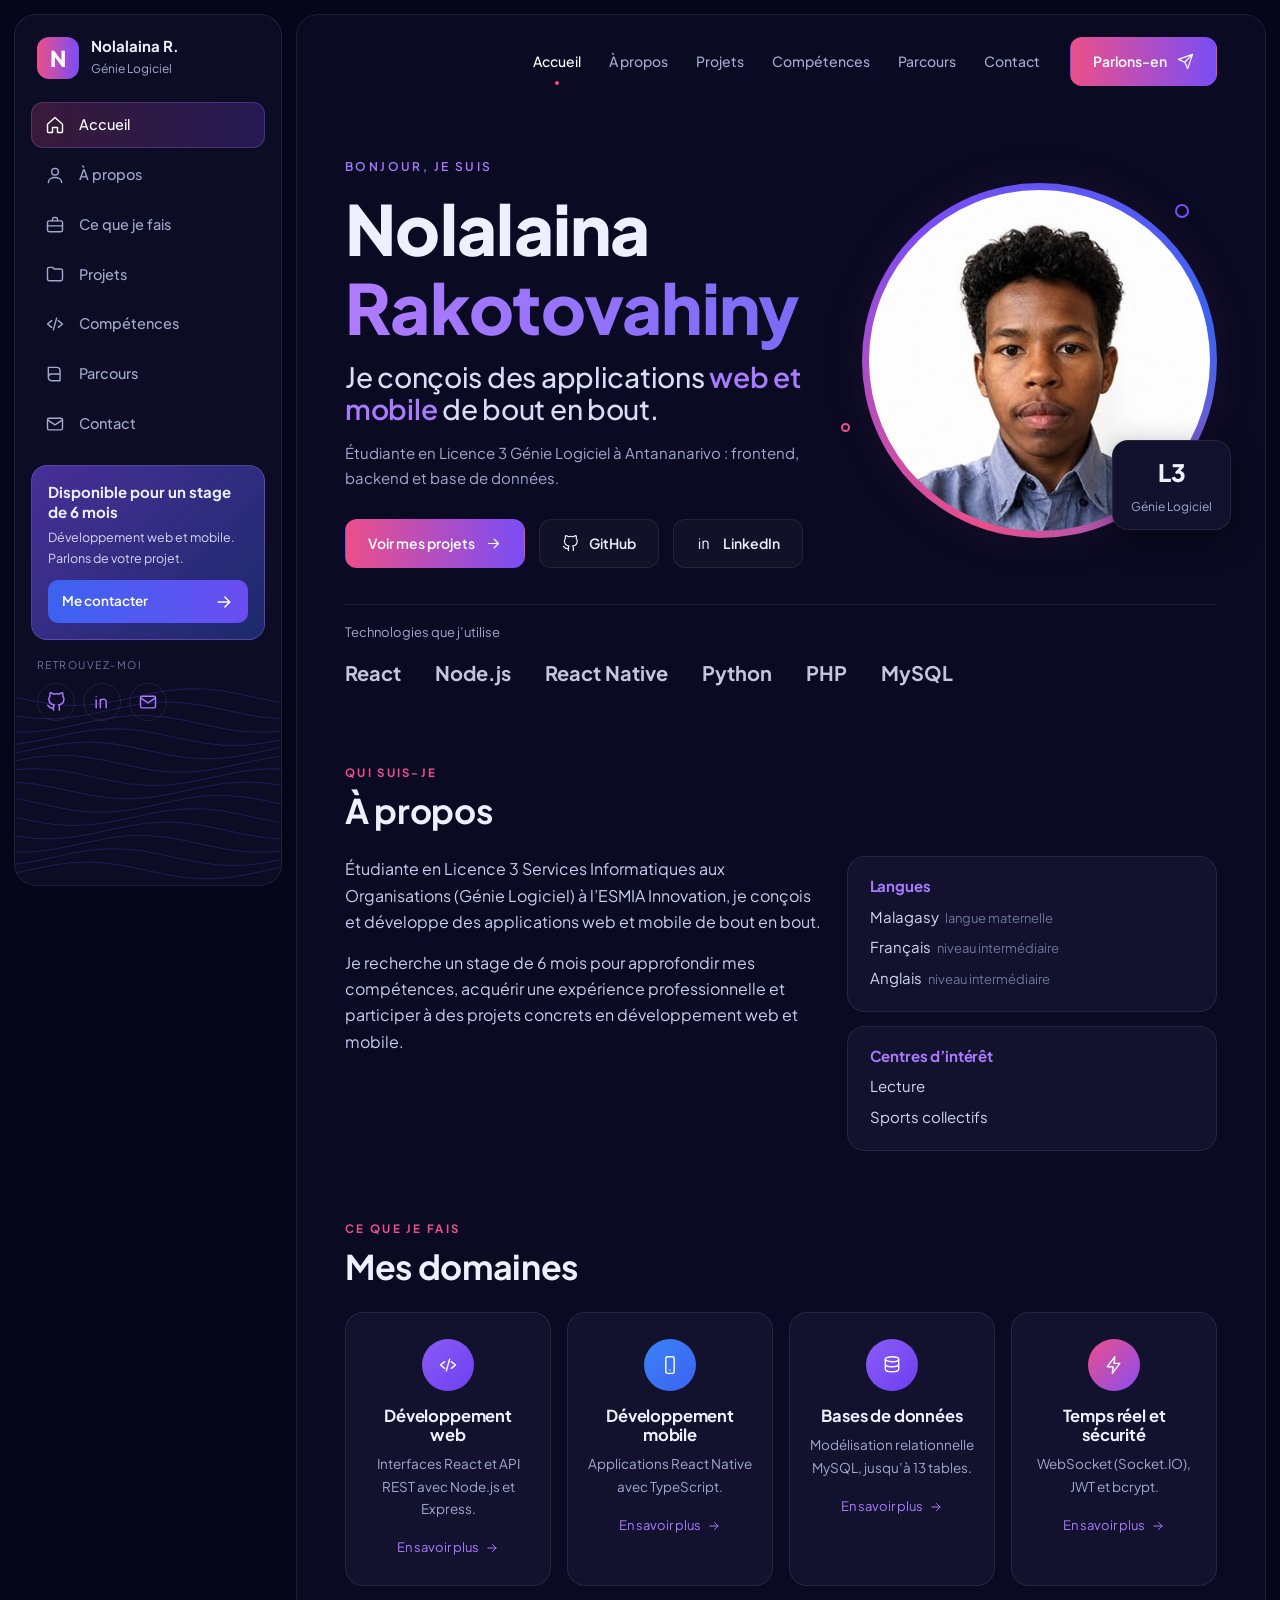
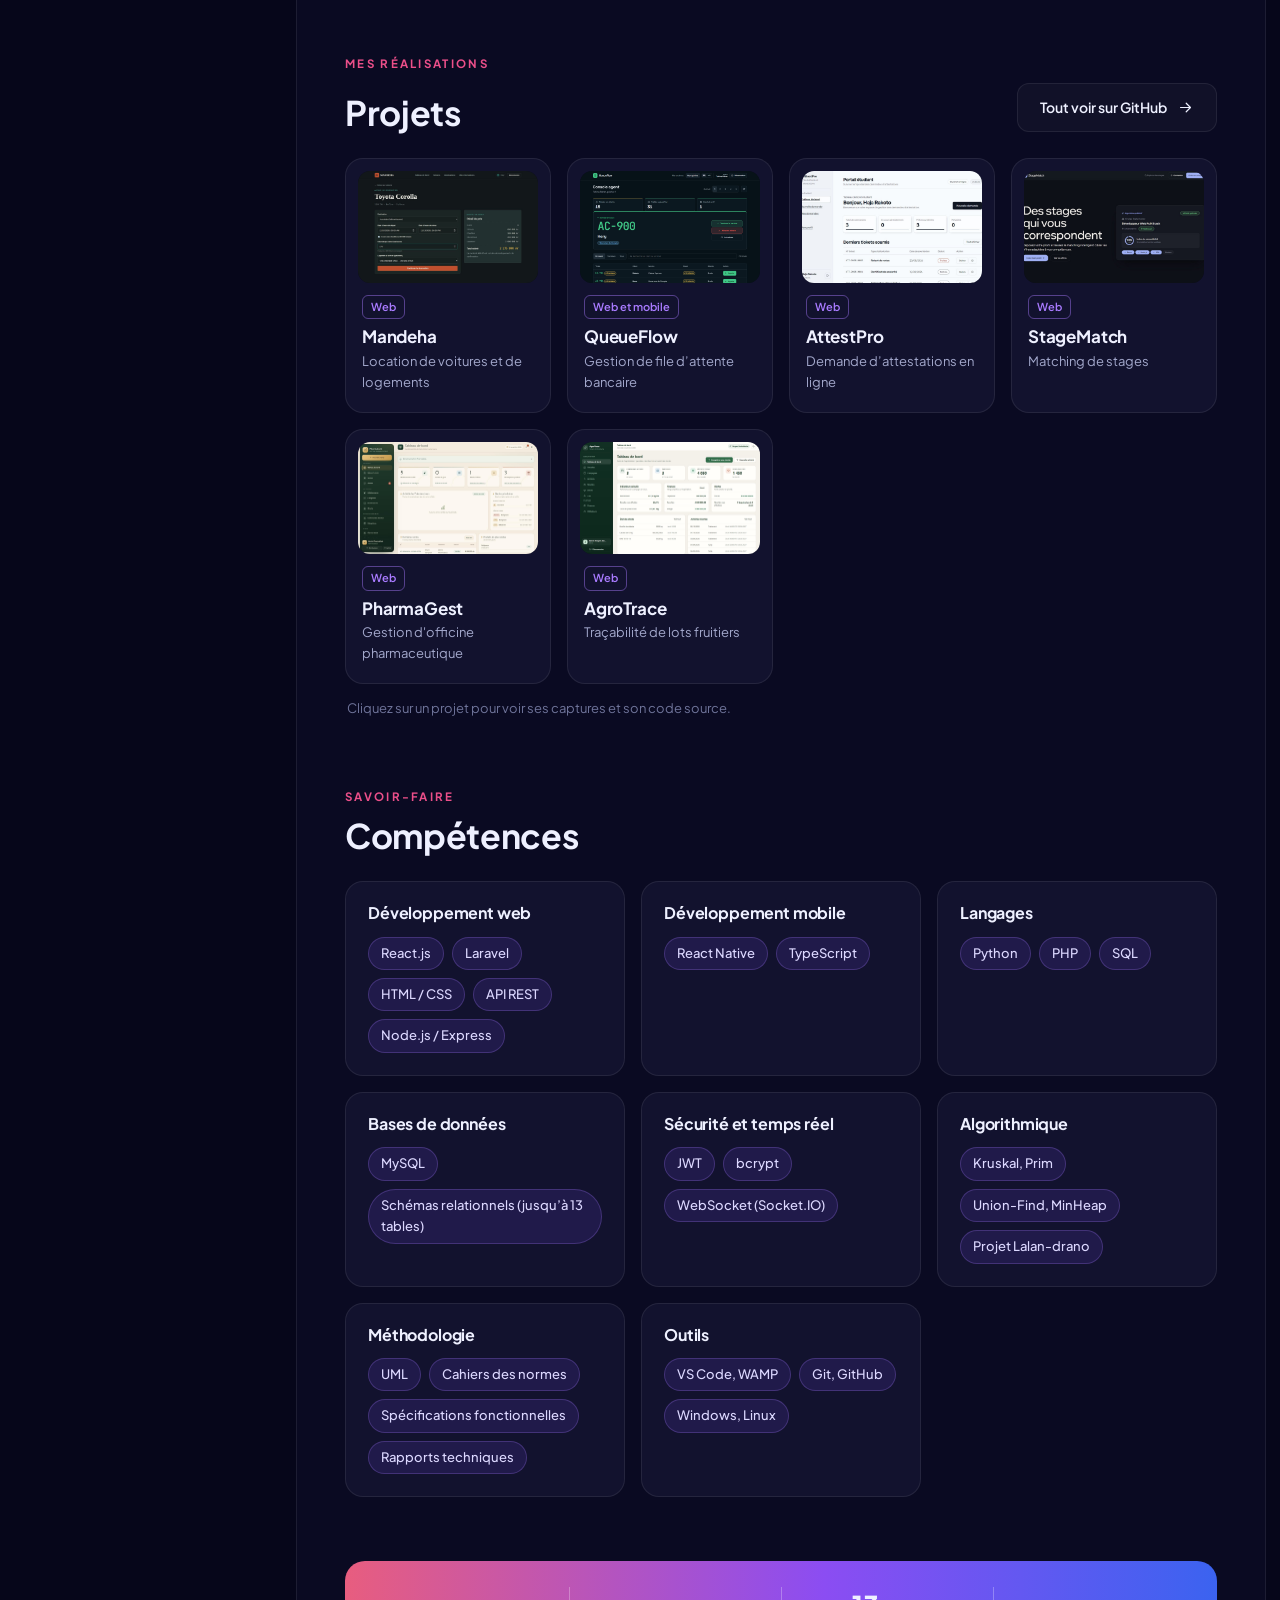
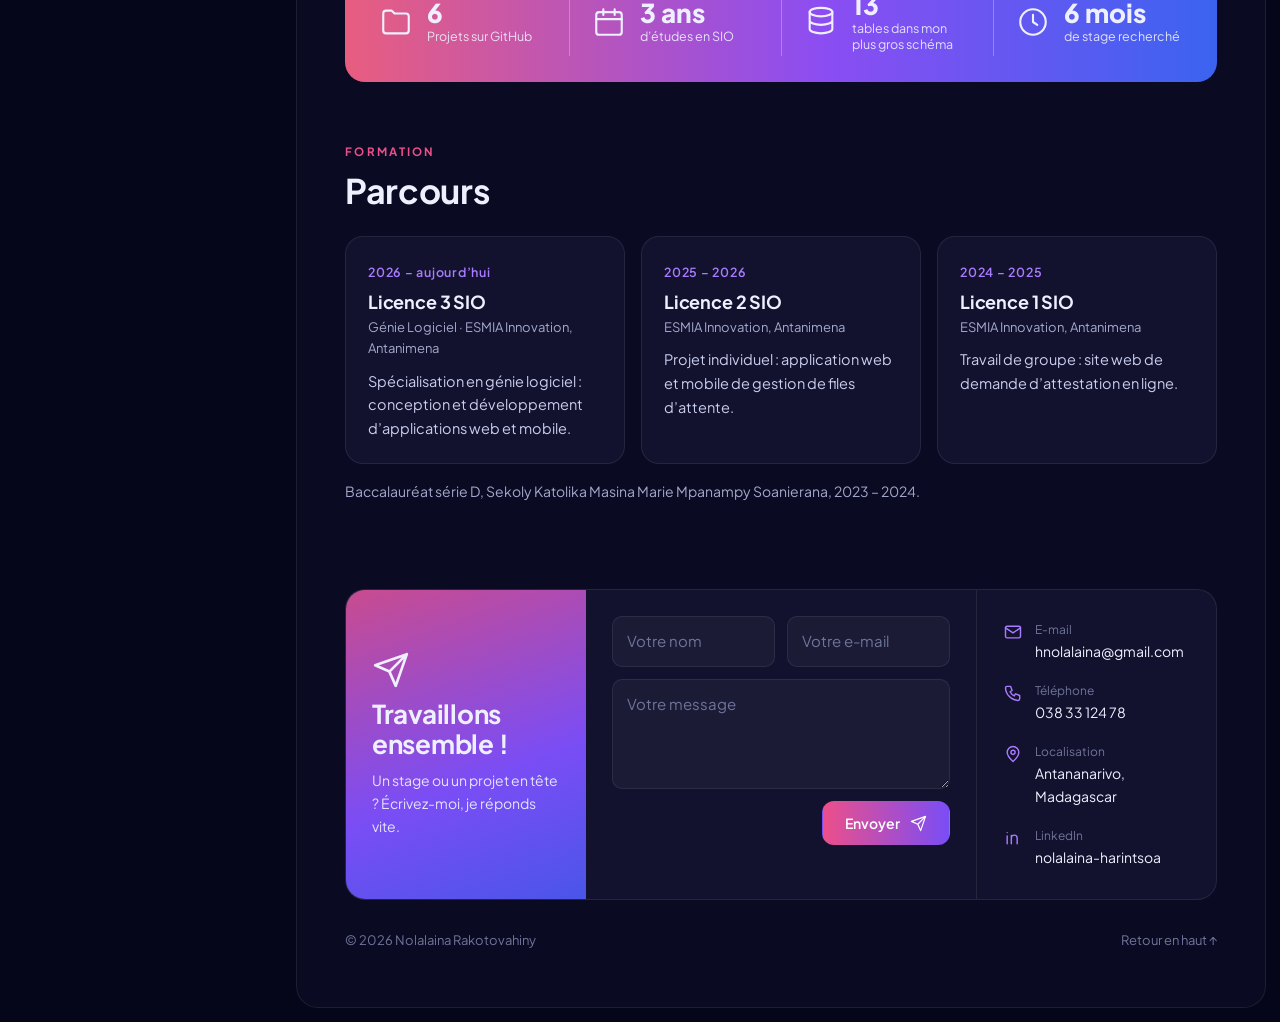
<file: index.html>
<!DOCTYPE html>
<html lang="fr">
<head>
<meta charset="utf-8">
<meta name="viewport" content="width=device-width, initial-scale=1, viewport-fit=cover">
<meta name="color-scheme" content="dark">
<title>Nolalaina Rakotovahiny — Développement web & mobile</title>
<meta name="description" content="Portfolio de Nolalaina Rakotovahiny, étudiante en Génie Logiciel à Antananarivo, à la recherche d’un stage de 6 mois en développement web et mobile.">
<meta property="og:title" content="Nolalaina Rakotovahiny — Développement web & mobile">
<link rel="preconnect" href="https://fonts.googleapis.com">
<link rel="preconnect" href="https://fonts.gstatic.com" crossorigin>
<link href="https://fonts.googleapis.com/css2?family=Plus+Jakarta+Sans:wght@400;500;600;700;800&display=swap" rel="stylesheet">
<link rel="stylesheet" href="css/style.css">
</head>
<body class="no-js">

<svg width="0" height="0" style="position:absolute" aria-hidden="true"><defs>
<symbol id="i-home" viewBox="0 0 24 24"><path d="M3 11l9-8 9 8v9a1 1 0 0 1-1 1h-5v-6H9v6H4a1 1 0 0 1-1-1z"/></symbol>
<symbol id="i-user" viewBox="0 0 24 24"><circle cx="12" cy="8" r="4"/><path d="M4 21c0-4 4-6 8-6s8 2 8 6"/></symbol>
<symbol id="i-brief" viewBox="0 0 24 24"><rect x="3" y="7" width="18" height="13" rx="2"/><path d="M9 7V5a2 2 0 0 1 2-2h2a2 2 0 0 1 2 2v2M3 13h18"/></symbol>
<symbol id="i-folder" viewBox="0 0 24 24"><path d="M3 6a2 2 0 0 1 2-2h4l2 2h8a2 2 0 0 1 2 2v10a2 2 0 0 1-2 2H5a2 2 0 0 1-2-2z"/></symbol>
<symbol id="i-code" viewBox="0 0 24 24"><path d="M8 8l-5 4 5 4M16 8l5 4-5 4M14 5l-4 14"/></symbol>
<symbol id="i-mail" viewBox="0 0 24 24"><rect x="3" y="5" width="18" height="14" rx="2"/><path d="M3 7l9 6 9-6"/></symbol>
<symbol id="i-phone" viewBox="0 0 24 24"><path d="M5 4h4l2 5-2.500 1.500a11 11 0 0 0 5 5L15 13l5 2v4a2 2 0 0 1-2 2A16 16 0 0 1 3 6a2 2 0 0 1 2-2z"/></symbol>
<symbol id="i-pin" viewBox="0 0 24 24"><path d="M12 21s-7-6.200-7-11a7 7 0 0 1 14 0c0 4.800-7 11-7 11z"/><circle cx="12" cy="10" r="2.500"/></symbol>
<symbol id="i-send" viewBox="0 0 24 24"><path d="M22 2L11 13M22 2l-7 20-4-9-9-4z"/></symbol>
<symbol id="i-arrow" viewBox="0 0 24 24"><path d="M5 12h14M13 6l6 6-6 6"/></symbol>
<symbol id="i-github" viewBox="0 0 24 24"><path d="M9 19c-5 1.500-5-2.500-7-3m14 6v-3.870a3.370 3.370 0 0 0-.940-2.610c3.140-.350 6.440-1.540 6.440-7A5.440 5.440 0 0 0 20 4.770 5.070 5.070 0 0 0 19.910 1S18.730.650 16 2.480a13.380 13.380 0 0 0-7 0C6.270.650 5.090 1 5.090 1A5.070 5.070 0 0 0 5 4.770a5.440 5.440 0 0 0-1.500 3.780c0 5.420 3.300 6.610 6.440 7A3.370 3.370 0 0 0 9 18.130V22"/></symbol>
<symbol id="i-linkedin" viewBox="0 0 24 24"><path d="M5 9.5v9.5M5 5.5h.01M10 19V9m0 3a3.5 3.5 0 0 1 7 0v7"/></symbol>
<symbol id="i-layers" viewBox="0 0 24 24"><path d="M12 2l10 5-10 5L2 7zM2 17l10 5 10-5M2 12l10 5 10-5"/></symbol>
<symbol id="i-mobile" viewBox="0 0 24 24"><rect x="7" y="2" width="10" height="20" rx="2"/><path d="M12 18h.01"/></symbol>
<symbol id="i-db" viewBox="0 0 24 24"><ellipse cx="12" cy="5" rx="8" ry="3"/><path d="M4 5v6c0 1.700 3.600 3 8 3s8-1.300 8-3V5M4 11v6c0 1.700 3.600 3 8 3s8-1.300 8-3v-6"/></symbol>
<symbol id="i-zap" viewBox="0 0 24 24"><path d="M13 2L4 14h7l-1 8 9-12h-7z"/></symbol>
<symbol id="i-cal" viewBox="0 0 24 24"><rect x="3" y="5" width="18" height="16" rx="2"/><path d="M3 10h18M8 3v4M16 3v4"/></symbol>
<symbol id="i-clock" viewBox="0 0 24 24"><circle cx="12" cy="12" r="9"/><path d="M12 7v5l3 2"/></symbol>
<symbol id="i-book" viewBox="0 0 24 24"><path d="M4 4h10a4 4 0 0 1 4 4v12H8a4 4 0 0 1-4-4zM4 16a4 4 0 0 1 4-4h10"/></symbol>
</defs></svg>
<a class="skip" href="#projets">Aller aux projets</a>
<div class="app">
  <aside class="side" aria-label="Navigation principale">
    <a class="brand" href="#accueil"><span class="mark">N</span><span><b>Nolalaina R.</b><span>Génie Logiciel</span></span></a>
    <nav id="snav">
      <a href="#accueil" class="active"><svg class="i" aria-hidden="true"><use href="#i-home"/></svg>Accueil</a>
      <a href="#apropos"><svg class="i" aria-hidden="true"><use href="#i-user"/></svg>À propos</a>
      <a href="#services"><svg class="i" aria-hidden="true"><use href="#i-brief"/></svg>Ce que je fais</a>
      <a href="#projets"><svg class="i" aria-hidden="true"><use href="#i-folder"/></svg>Projets</a>
      <a href="#competences"><svg class="i" aria-hidden="true"><use href="#i-code"/></svg>Compétences</a>
      <a href="#parcours"><svg class="i" aria-hidden="true"><use href="#i-book"/></svg>Parcours</a>
      <a href="#contact"><svg class="i" aria-hidden="true"><use href="#i-mail"/></svg>Contact</a>
    </nav>
    <div class="avail"><b>Disponible pour un stage de 6 mois</b><p>Développement web et mobile. Parlons de votre projet.</p><a href="#contact">Me contacter <svg class="i" aria-hidden="true"><use href="#i-arrow"/></svg></a></div>
    <div class="follow"><small>RETROUVEZ-MOI</small><a href="https://github.com/Nolalaina" target="_blank" rel="noopener" aria-label="GitHub"><svg class="i" aria-hidden="true"><use href="#i-github"/></svg></a><a href="https://www.linkedin.com/in/nolalaina-harintsoa-b5949538a/" target="_blank" rel="noopener" aria-label="LinkedIn"><svg class="i" aria-hidden="true"><use href="#i-linkedin"/></svg></a><a href="mailto:hnolalaina@gmail.com" aria-label="E-mail"><svg class="i" aria-hidden="true"><use href="#i-mail"/></svg></a></div>
    <svg class="contours" viewBox="0 0 280 330" preserveAspectRatio="none" aria-hidden="true"><polyline points="0,20.0 20,26.7 40,31.8 60,34.0 80,32.7 100,28.4 120,22.0 140,15.1 160,9.4 180,6.3 200,6.6 220,10.1 240,16.1 260,23.0 280,29.2" /><polyline points="0,51.0 20,55.0 40,55.9 60,53.3 80,48.0 100,41.2 120,34.6 140,29.8 160,28.0 180,29.6 200,34.3 220,40.8 240,47.7 260,53.1 280,55.8" /><polyline points="0,77.8 20,77.2 40,73.5 60,67.3 80,60.4 100,54.4 120,50.7 140,50.2 160,53.2 180,58.8 200,65.6 220,72.1 240,76.6 260,78.0 280,76.0" /><polyline points="0,98.1 20,93.2 40,86.6 60,79.8 80,74.5 100,72.1 120,73.0 140,77.2 160,83.4 180,90.4 200,96.2 220,99.6 240,99.6 260,96.3 280,90.5" /><polyline points="0,112.7 20,105.8 40,99.4 60,95.2 80,94.1 100,96.3 120,101.5 140,108.2 160,114.9 180,119.9 200,122.0 220,120.6 240,116.2 260,109.7 280,102.9" /><polyline points="0,125.1 20,119.4 40,116.3 60,116.6 80,120.1 100,126.1 120,133.0 140,139.2 160,143.1 180,143.9 200,141.2 220,135.8 240,128.9 260,122.4 280,117.7" /><polyline points="0,139.8 20,138.0 40,139.6 60,144.3 80,150.8 100,157.7 120,163.1 140,165.8 160,165.2 180,161.3 200,155.1 220,148.2 240,142.2 260,138.6 280,138.3" /><polyline points="0,160.2 20,163.2 40,168.8 60,175.6 80,182.1 100,186.6 120,188.0 140,186.0 160,181.0 180,174.3 200,167.6 220,162.4 240,160.1 260,161.1 280,165.3" /><polyline points="0,187.2 20,193.4 40,200.4 60,206.2 80,209.6 100,209.6 120,206.3 140,200.5 160,193.6 180,187.2 200,183.1 220,182.1 240,184.5 260,189.7 280,196.5" /><polyline points="0,218.2 20,224.9 40,229.9 60,232.0 80,230.6 100,226.2 120,219.7 140,212.9 160,207.3 180,204.3 200,204.6 220,208.3 240,214.3 260,221.2 280,227.4" /><polyline points="0,249.2 20,253.1 40,253.9 60,251.2 80,245.8 100,238.9 120,232.4 140,227.7 160,226.0 180,227.7 200,232.5 220,239.1 240,245.9 260,251.3 280,253.9" /><polyline points="0,275.8 20,275.2 40,271.3 60,265.1 80,258.2 100,252.2 120,248.6 140,248.3 160,251.3 180,257.0 200,263.9 220,270.3 240,274.7 260,276.0 280,273.8" /><polyline points="0,296.0 20,291.0 40,284.3 60,277.6 80,272.4 100,270.1 120,271.1 140,275.3 160,281.7 180,288.6 200,294.4 220,297.6 240,297.5 260,294.1 280,288.2" /><polyline points="0,310.5 20,303.6 40,297.2 60,293.1 80,292.1 100,294.5 120,299.7 140,306.5 160,313.1 180,318.0 200,320.0 220,318.5 240,314.0 260,307.5 280,300.7" /></svg>
  </aside>

  <main>
    <div class="top">
      <a class="mlogo" href="#accueil">Nolalaina R.</a>
      <div class="links" id="tnav"><a href="#accueil" class="active">Accueil</a><a href="#apropos">À propos</a><a href="#projets">Projets</a><a href="#competences">Compétences</a><a href="#parcours">Parcours</a><a href="#contact">Contact</a></div>
      <a class="btn grad" href="#contact">Parlons-en <svg class="i" aria-hidden="true"><use href="#i-send"/></svg></a>
    </div>

    <section id="accueil" style="padding-top:0">
      <div class="hero">
        <div>
          <span class="kick">Bonjour, je suis</span>
          <h1>Nolalaina <em>Rakotovahiny</em></h1>
          <h2>Je conçois des applications <b>web et mobile</b> de bout en bout.</h2>
          <p>Étudiante en Licence 3 Génie Logiciel à Antananarivo : frontend, backend et base de données.</p>
          <div class="row"><a class="btn grad" href="#projets">Voir mes projets <svg class="i" aria-hidden="true"><use href="#i-arrow"/></svg></a><a class="btn" href="https://github.com/Nolalaina" target="_blank" rel="noopener"><svg class="i" aria-hidden="true"><use href="#i-github"/></svg>GitHub</a><a class="btn" href="https://www.linkedin.com/in/nolalaina-harintsoa-b5949538a/" target="_blank" rel="noopener"><svg class="i" aria-hidden="true"><use href="#i-linkedin"/></svg>LinkedIn</a></div>
        </div>
        <div class="photo">
          <span class="dot" style="width:14px;height:14px;top:6%;right:8%"></span><span class="dot" style="width:9px;height:9px;bottom:30%;left:-6%;border-color:var(--pink)"></span>
          <div class="ring"><img src="images/photo-nolalaina.jpg" alt="Portrait de Nolalaina Rakotovahiny" width="313" height="313"></div>
          <div class="exp"><b>L3</b><span>Génie Logiciel</span></div>
        </div>
      </div>
      <div class="techs"><small>Technologies que j’utilise</small><div><span>React</span><span>Node.js</span><span>React Native</span><span>Python</span><span>PHP</span><span>MySQL</span></div></div>
    </section>

    <section id="apropos">
      <span class="eyebrow">Qui suis-je</span>
      <div class="sh"><h2>À propos</h2></div>
      <div class="about">
        <div class="txt">
          <p>Étudiante en Licence 3 Services Informatiques aux Organisations (Génie Logiciel) à l’ESMIA Innovation, je conçois et développe des applications web et mobile de bout en bout.</p>
          <p>Je recherche un stage de 6 mois pour approfondir mes compétences, acquérir une expérience professionnelle et participer à des projets concrets en développement web et mobile.</p>
        </div>
        <div style="display:grid;gap:14px">
          <div class="mini"><h3>Langues</h3><ul><li>Malagasy<span>langue maternelle</span></li><li>Français<span>niveau intermédiaire</span></li><li>Anglais<span>niveau intermédiaire</span></li></ul></div>
          <div class="mini"><h3>Centres d’intérêt</h3><ul><li>Lecture</li><li>Sports collectifs</li></ul></div>
        </div>
      </div>
    </section>

    <section id="services">
      <span class="eyebrow">Ce que je fais</span>
      <div class="sh"><h2>Mes domaines</h2></div>
      <div class="cols4">
        <div class="svc reveal"><div class="ico"><svg class="i" aria-hidden="true"><use href="#i-code"/></svg></div><h3>Développement web</h3><p>Interfaces React et API REST avec Node.js et Express.</p><a href="#competences">En savoir plus <svg class="i" aria-hidden="true"><use href="#i-arrow"/></svg></a></div>
        <div class="svc reveal"><div class="ico"><svg class="i" aria-hidden="true"><use href="#i-mobile"/></svg></div><h3>Développement mobile</h3><p>Applications React Native avec TypeScript.</p><a href="#competences">En savoir plus <svg class="i" aria-hidden="true"><use href="#i-arrow"/></svg></a></div>
        <div class="svc reveal"><div class="ico"><svg class="i" aria-hidden="true"><use href="#i-db"/></svg></div><h3>Bases de données</h3><p>Modélisation relationnelle MySQL, jusqu’à 13 tables.</p><a href="#competences">En savoir plus <svg class="i" aria-hidden="true"><use href="#i-arrow"/></svg></a></div>
        <div class="svc reveal"><div class="ico"><svg class="i" aria-hidden="true"><use href="#i-zap"/></svg></div><h3>Temps réel et sécurité</h3><p>WebSocket (Socket.IO), JWT et bcrypt.</p><a href="#competences">En savoir plus <svg class="i" aria-hidden="true"><use href="#i-arrow"/></svg></a></div>
      </div>
    </section>

    <section id="projets">
      <span class="eyebrow">Mes réalisations</span>
      <div class="sh"><h2>Projets</h2><a class="btn" href="https://github.com/Nolalaina" target="_blank" rel="noopener">Tout voir sur GitHub <svg class="i" aria-hidden="true"><use href="#i-arrow"/></svg></a></div>
      <div class="cols4">
      <article class="pcard reveal" tabindex="0" role="button" aria-label="Voir les captures de Mandeha">
        <div class="pshot"><img class="on" src="images/mandeha-1.jpg" alt="Réservation avec devis calculé en direct" loading="lazy"><img class="" src="images/mandeha-2.jpg" alt="Catalogue des voitures côté client" loading="lazy"><img class="" src="images/mandeha-3.jpg" alt="Tableau de bord administrateur" loading="lazy"><img class="" src="images/mandeha-4.jpg" alt="Suivi des réservations côté administrateur" loading="lazy"><img class="" src="images/mandeha-5.jpg" alt="Gestion des voitures : flotte et disponibilité" loading="lazy"><img class="" src="images/mandeha-6.jpg" alt="Chauffeurs et planning des missions" loading="lazy"><img class="" src="images/mandeha-7.jpg" alt="Logements proposés par destination" loading="lazy"></div>
        <span class="ptag">Web</span>
        <h3>Mandeha</h3>
        <p class="psub">Location de voitures et de logements</p>
        <div class="pmore" hidden>
          <p class="pyear">Web, Python Flask MVC</p>
          <p>Plateforme d’allocation de voitures et de logements à Madagascar : réservation avec ou sans chauffeur, devis calculé en direct, paiements en Ariary (MVola, Orange Money, Airtel Money), suivi GPS et espace administrateur.</p>
          <ul class="chips"><li>Python</li><li>Flask</li><li>SQLAlchemy</li><li>MySQL</li><li>Jinja2</li></ul>
          <a class="btn grad" href="https://github.com/Nolalaina/mandeha" target="_blank" rel="noopener">Code source sur GitHub <svg class="i" aria-hidden="true"><use href="#i-arrow"/></svg></a>
        </div>
      </article>
      <article class="pcard reveal" tabindex="0" role="button" aria-label="Voir les captures de QueueFlow">
        <div class="pshot"><img class="on" src="images/queueflow-1.jpg" alt="Console agent : ticket appelé et file du guichet" loading="lazy"><img class="" src="images/queueflow-2.jpg" alt="File en direct : tickets appelés par service" loading="lazy"><img class="" src="images/queueflow-3.jpg" alt="Prise de ticket en trois étapes" loading="lazy"><img class="" src="images/queueflow-4.jpg" alt="Console administrateur : indicateurs et activité" loading="lazy"><img class="" src="images/queueflow-5.jpg" alt="Page d'accueil de la plateforme" loading="lazy"><img class="" src="images/queueflow-6.jpg" alt="Espace usager : position dans la file" loading="lazy"><img class="" src="images/queueflow-7.jpg" alt="Compte bancaire et transactions" loading="lazy"></div>
        <span class="ptag">Web et mobile</span>
        <h3>QueueFlow</h3>
        <p class="psub">Gestion de file d’attente bancaire</p>
        <div class="pmore" hidden>
          <p class="pyear">Projet individuel L2, web et mobile</p>
          <p>Gestion de file d’attente bancaire : prise de ticket à distance, suivi de sa position en temps réel, console agent avec priorités (VIP, urgences, seniors) et tableau de bord admin.</p>
          <ul class="chips"><li>React</li><li>React Native</li><li>Node.js</li><li>Socket.IO</li><li>JWT</li><li>MySQL</li></ul>
          <a class="btn grad" href="https://github.com/Nolalaina/gestion-files-attente" target="_blank" rel="noopener">Code source sur GitHub <svg class="i" aria-hidden="true"><use href="#i-arrow"/></svg></a>
        </div>
      </article>
      <article class="pcard reveal" tabindex="0" role="button" aria-label="Voir les captures de AttestPro">
<div class="pshot"><img class="on" src="images/attestpro-1.jpg" alt="Espace etudiant : suivi des demandes" loading="lazy"><img class="" src="images/attestpro-2.jpg" alt="Nouvelle demande d attestation" loading="lazy"><img class="" src="images/attestpro-3.jpg" alt="Mes demandes etudiant" loading="lazy"><img class="" src="images/attestpro-4.jpg" alt="Ecran d appel des tickets au guichet" loading="lazy"><img class="" src="images/attestpro-5.jpg" alt="Tableau de bord administratif" loading="lazy"><img class="" src="images/attestpro-6.jpg" alt="Registre des demandes avec filtres" loading="lazy"><img class="" src="images/attestpro-7.jpg" alt="Statistiques et flux des demandes" loading="lazy"></div>
        <span class="ptag">Web</span>
        <h3>AttestPro</h3>
        <p class="psub">Demande d’attestations en ligne</p>
        <div class="pmore" hidden>
          <p class="pyear">Projet de groupe L1, web</p>
          <p>Demande d’attestations en ligne : les étudiants soumettent et suivent leurs demandes, le personnel les traite avec registre de suivi, fiche de retrait et statistiques. Routeur MVC maison, requêtes préparées et protection CSRF.</p>
          <ul class="chips"><li>PHP</li><li>MVC</li><li>MySQL</li><li>PDO</li></ul>
          <a class="btn grad" href="https://github.com/Nolalaina/attestation-app" target="_blank" rel="noopener">Code source sur GitHub <svg class="i" aria-hidden="true"><use href="#i-arrow"/></svg></a>
        </div>
      </article>
      <article class="pcard reveal" tabindex="0" role="button" aria-label="Voir les captures de StageMatch">
<div class="pshot"><img class="on" src="images/stagematch-1.jpg" alt="Page d accueil StageMatch" loading="lazy"><img class="" src="images/stagematch-2.jpg" alt="Page de connexion" loading="lazy"><img class="" src="images/stagematch-3.jpg" alt="Catalogue des offres de stage" loading="lazy"><img class="" src="images/stagematch-4.jpg" alt="Detail d une offre" loading="lazy"><img class="" src="images/stagematch-5.jpg" alt="Recommandations classees par score de correspondance" loading="lazy"><img class="" src="images/stagematch-6.jpg" alt="Suivi des candidatures" loading="lazy"><img class="" src="images/stagematch-7.jpg" alt="Console d administration" loading="lazy"></div>
        <span class="ptag">Web</span>
        <h3>StageMatch</h3>
        <p class="psub">Matching de stages</p>
        <div class="pmore" hidden>
          <p class="pyear">Web, mini-hackathon agile</p>
          <p>Plateforme de stages avec moteur de recommandation (TF-IDF et similarité cosinus), candidature en un clic, suivi des candidatures et validation des entreprises par un administrateur.</p>
          <ul class="chips"><li>React</li><li>Vite</li><li>Node.js</li><li>Express</li><li>JWT</li></ul>
          <a class="btn grad" href="https://github.com/Nolalaina/stagematch" target="_blank" rel="noopener">Code source sur GitHub <svg class="i" aria-hidden="true"><use href="#i-arrow"/></svg></a>
        </div>
      </article>
      <article class="pcard reveal" tabindex="0" role="button" aria-label="Voir les captures de PharmaGest">
        <div class="pshot"><img class="on" src="images/pharmacie-1.jpg" alt="Tableau de bord avec indicateurs clés de la pharmacie" loading="lazy"><img class="" src="images/pharmacie-2.jpg" alt="Module caisse avec recherche par code-barres" loading="lazy"><img class="" src="images/pharmacie-3.jpg" alt="Catalogue des médicaments avec stock et prix" loading="lazy"><img class="" src="images/pharmacie-4.jpg" alt="Rapports PDF de ventes et d'achats" loading="lazy"><img class="" src="images/pharmacie-5.jpg" alt="Fournisseurs : carnet des partenaires" loading="lazy"><img class="" src="images/pharmacie-6.jpg" alt="Commandes d'achat et réceptions" loading="lazy"><img class="" src="images/pharmacie-7.jpg" alt="État du stock : lots et quantités" loading="lazy"></div>
        <span class="ptag">Web</span>
        <h3>PharmaGest</h3>
        <p class="psub">Gestion d'officine pharmaceutique</p>
        <div class="pmore" hidden>
          <p class="pyear">Projet L3, web Django</p>
          <p>Application de gestion d'officine : catalogue de médicaments, fournisseurs, commandes d'achat avec réceptions, caisse avec code-barres et paiements multiples, gestion des lots, alertes de stock et péremption, journal d'audit et rapports PDF.</p>
          <ul class="chips"><li>Python</li><li>Django</li><li>SQLite</li><li>Bootstrap 5</li><li>PDF</li></ul>
          <a class="btn grad" href="https://github.com/Nolalaina/projet_pharmacie" target="_blank" rel="noopener">Code source sur GitHub <svg class="i" aria-hidden="true"><use href="#i-arrow"/></svg></a>
        </div>
      </article>
      <article class="pcard reveal" tabindex="0" role="button" aria-label="Voir les captures de AgroTrace">
        <div class="pshot"><img class="on" src="images/agrotrace-1.jpg" alt="Tableau de bord : indicateurs, stocks et alertes" loading="lazy"><img class="" src="images/agrotrace-2.jpg" alt="Fiche lot avec QR code et traçabilité remontante" loading="lazy"><img class="" src="images/agrotrace-3.jpg" alt="Page publique de traçabilité du lot" loading="lazy"><img class="" src="images/agrotrace-4.jpg" alt="Finances : dépenses, recettes et marge calculée" loading="lazy"><img class="" src="images/agrotrace-5.jpg" alt="Parcelles : registre des variétés et surfaces" loading="lazy"><img class="" src="images/agrotrace-6.jpg" alt="Campagnes : planification des cycles de production" loading="lazy"><img class="" src="images/agrotrace-7.jpg" alt="Récoltes : quantités et volumes disponibles" loading="lazy"></div>
        <span class="ptag">Web</span>
        <h3>AgroTrace</h3>
        <p class="psub">Traçabilité de lots fruitiers</p>
        <div class="pmore" hidden>
          <p class="pyear">Projet individuel L3, web Laravel</p>
          <p>Gestion d’une exploitation fruitière (litchi) avec traçabilité parcelle → récolte → lot → vente : tableau de bord à indicateurs calculés et mis en cache, stocks avec alertes, finances, isolation stricte des données entre exploitations et page publique de traçabilité accessible via QR code. API REST (Sanctum) et tests automatisés (transactions, concurrence, autorisation).</p>
          <ul class="chips"><li>Laravel</li><li>PHP</li><li>Blade</li><li>Tailwind CSS</li><li>SQLite</li><li>PHPUnit</li></ul>
          <a class="btn grad" href="https://github.com/Nolalaina/Agrotrace" target="_blank" rel="noopener">Code source sur GitHub <svg class="i" aria-hidden="true"><use href="#i-arrow"/></svg></a>
        </div>
      </article>
      </div>
      <p style="color:var(--faint);font-size:13px;margin:14px 2px 0">Cliquez sur un projet pour voir ses captures et son code source.</p>
    </section>

    <section id="competences">
      <span class="eyebrow">Savoir-faire</span>
      <div class="sh"><h2>Compétences</h2></div>
      <div class="skills"><div class="skill reveal"><h3>Développement web</h3><ul class="chips"><li>React.js</li><li>Laravel</li><li>HTML / CSS</li><li>API REST</li><li>Node.js / Express</li></ul></div><div class="skill reveal"><h3>Développement mobile</h3><ul class="chips"><li>React Native</li><li>TypeScript</li></ul></div><div class="skill reveal"><h3>Langages</h3><ul class="chips"><li>Python</li><li>PHP</li><li>SQL</li></ul></div><div class="skill reveal"><h3>Bases de données</h3><ul class="chips"><li>MySQL</li><li>Schémas relationnels (jusqu’à 13 tables)</li></ul></div><div class="skill reveal"><h3>Sécurité et temps réel</h3><ul class="chips"><li>JWT</li><li>bcrypt</li><li>WebSocket (Socket.IO)</li></ul></div><div class="skill reveal"><h3>Algorithmique</h3><ul class="chips"><li>Kruskal, Prim</li><li>Union-Find, MinHeap</li><li>Projet Lalan-drano</li></ul></div><div class="skill reveal"><h3>Méthodologie</h3><ul class="chips"><li>UML</li><li>Cahiers des normes</li><li>Spécifications fonctionnelles</li><li>Rapports techniques</li></ul></div><div class="skill reveal"><h3>Outils</h3><ul class="chips"><li>VS Code, WAMP</li><li>Git, GitHub</li><li>Windows, Linux</li></ul></div></div>
    </section>

    <div class="stats" aria-label="Chiffres clés">
      <div><svg class="i" aria-hidden="true"><use href="#i-folder"/></svg><p style="margin:0"><b>6</b><span>Projets sur GitHub</span></p></div>
      <div><svg class="i" aria-hidden="true"><use href="#i-cal"/></svg><p style="margin:0"><b>3 ans</b><span>d’études en SIO</span></p></div>
      <div><svg class="i" aria-hidden="true"><use href="#i-db"/></svg><p style="margin:0"><b>13</b><span>tables dans mon plus gros schéma</span></p></div>
      <div><svg class="i" aria-hidden="true"><use href="#i-clock"/></svg><p style="margin:0"><b>6 mois</b><span>de stage recherché</span></p></div>
    </div>

    <section id="parcours">
      <span class="eyebrow">Formation</span>
      <div class="sh"><h2>Parcours</h2></div>
      <div class="path">
        <div class="step reveal"><small>2026 – aujourd’hui</small><h3>Licence 3 SIO</h3><div class="where">Génie Logiciel · ESMIA Innovation, Antanimena</div><p>Spécialisation en génie logiciel : conception et développement d’applications web et mobile.</p></div>
        <div class="step reveal"><small>2025 – 2026</small><h3>Licence 2 SIO</h3><div class="where">ESMIA Innovation, Antanimena</div><p>Projet individuel : application web et mobile de gestion de files d’attente.</p></div>
        <div class="step reveal"><small>2024 – 2025</small><h3>Licence 1 SIO</h3><div class="where">ESMIA Innovation, Antanimena</div><p>Travail de groupe : site web de demande d’attestation en ligne.</p></div>
      </div>
      <p class="bac">Baccalauréat série D, Sekoly Katolika Masina Marie Mpanampy Soanierana, 2023 – 2024.</p>
    </section>

    <section id="contact">
      <div class="contact">
        <div class="cl"><svg class="i" aria-hidden="true"><use href="#i-send"/></svg><h2>Travaillons ensemble !</h2><p>Un stage ou un projet en tête ? Écrivez-moi, je réponds vite.</p></div>
        <form id="cf">
          <div class="two"><input name="nom" placeholder="Votre nom" aria-label="Votre nom" required><input name="email" type="email" placeholder="Votre e-mail" aria-label="Votre e-mail" required></div>
          <textarea name="msg" placeholder="Votre message" aria-label="Votre message" required></textarea>
          <button class="btn grad" type="submit">Envoyer <svg class="i" aria-hidden="true"><use href="#i-send"/></svg></button>
        <div id="cfmsg" role="status" style="margin:0;color:var(--muted);font-size:13px;min-height:1.2em"></div></form>
        <div class="info">
          <div><svg class="i" aria-hidden="true"><use href="#i-mail"/></svg><span><small>E-mail</small><a href="mailto:hnolalaina@gmail.com">hnolalaina@gmail.com</a></span></div>
          <div><svg class="i" aria-hidden="true"><use href="#i-phone"/></svg><span><small>Téléphone</small><a href="tel:+261383312478">038 33 124 78</a></span></div>
          <div><svg class="i" aria-hidden="true"><use href="#i-pin"/></svg><span><small>Localisation</small>Antananarivo, Madagascar</span></div>
          <div><svg class="i" aria-hidden="true"><use href="#i-linkedin"/></svg><span><small>LinkedIn</small><a href="https://www.linkedin.com/in/nolalaina-harintsoa-b5949538a/" target="_blank" rel="noopener">nolalaina-harintsoa</a></span></div>
        </div>
      </div>
      <footer><span>© 2026 Nolalaina Rakotovahiny</span><a href="#accueil">Retour en haut ↑</a></footer>
    </section>
  </main>
</div>

<div class="modal" id="md" hidden role="dialog" aria-modal="true" aria-label="Détail du projet">
  <div class="mbox">
    <button class="mx" type="button" aria-label="Fermer">×</button>
    <div><div class="mmain"><img id="mi" alt=""></div><p class="mcap" id="mc"></p><div class="mthumbs" id="mt"></div></div>
    <div class="mtxt" id="mx"></div>
  </div>
</div>

<script src="js/script.js" defer></script>
</body>
</html>
</file>
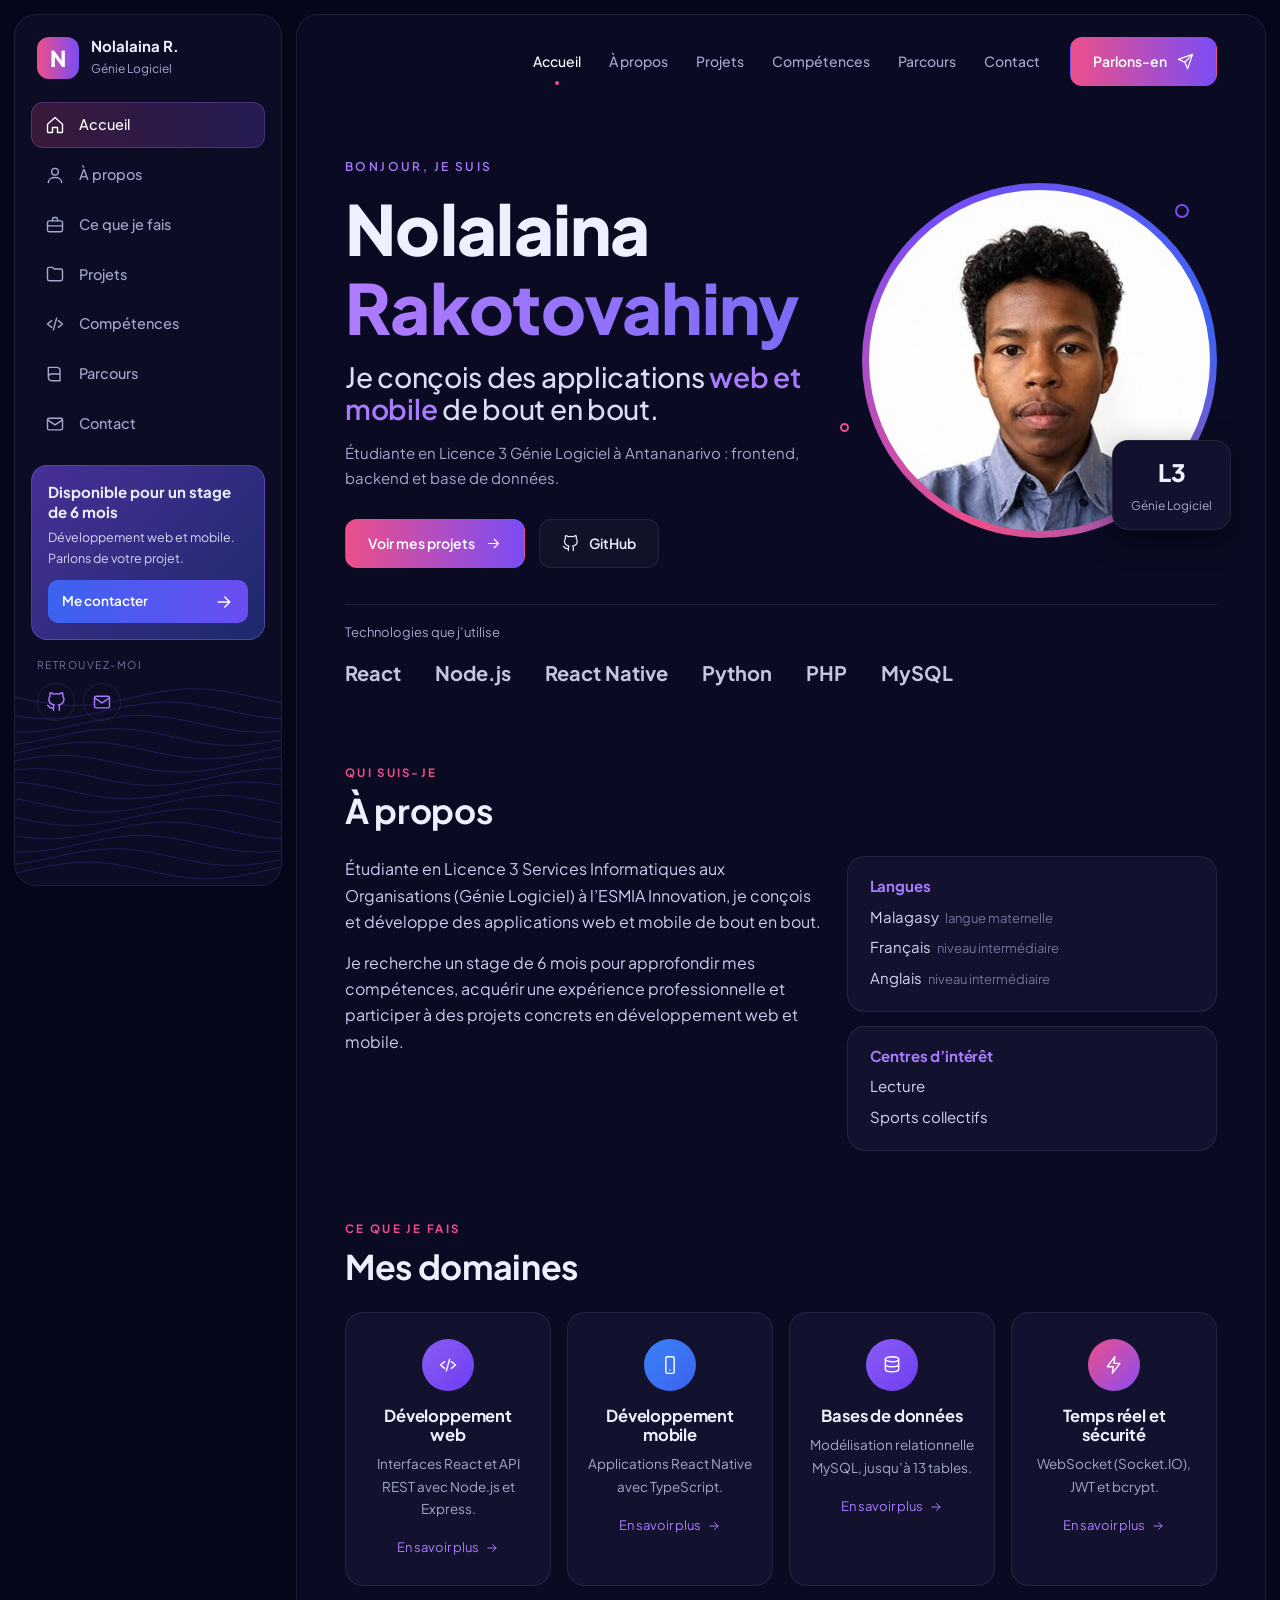
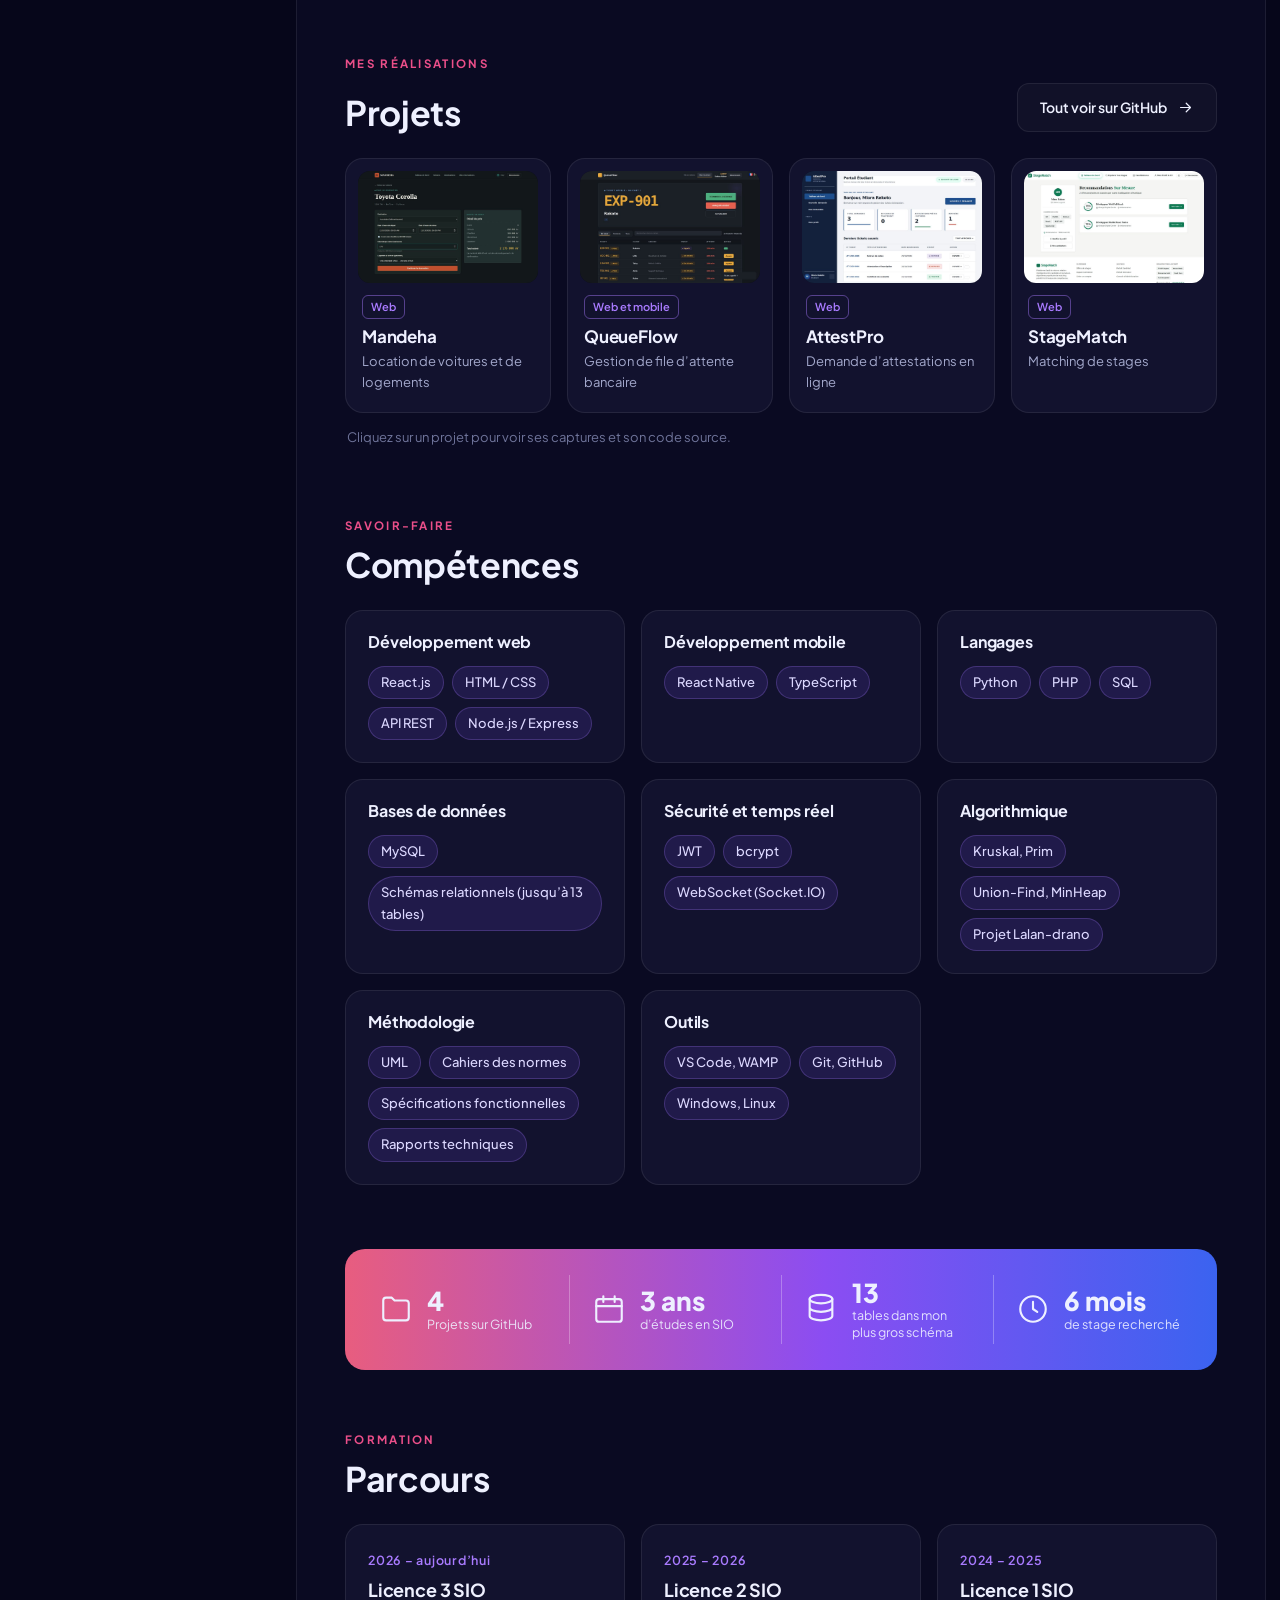
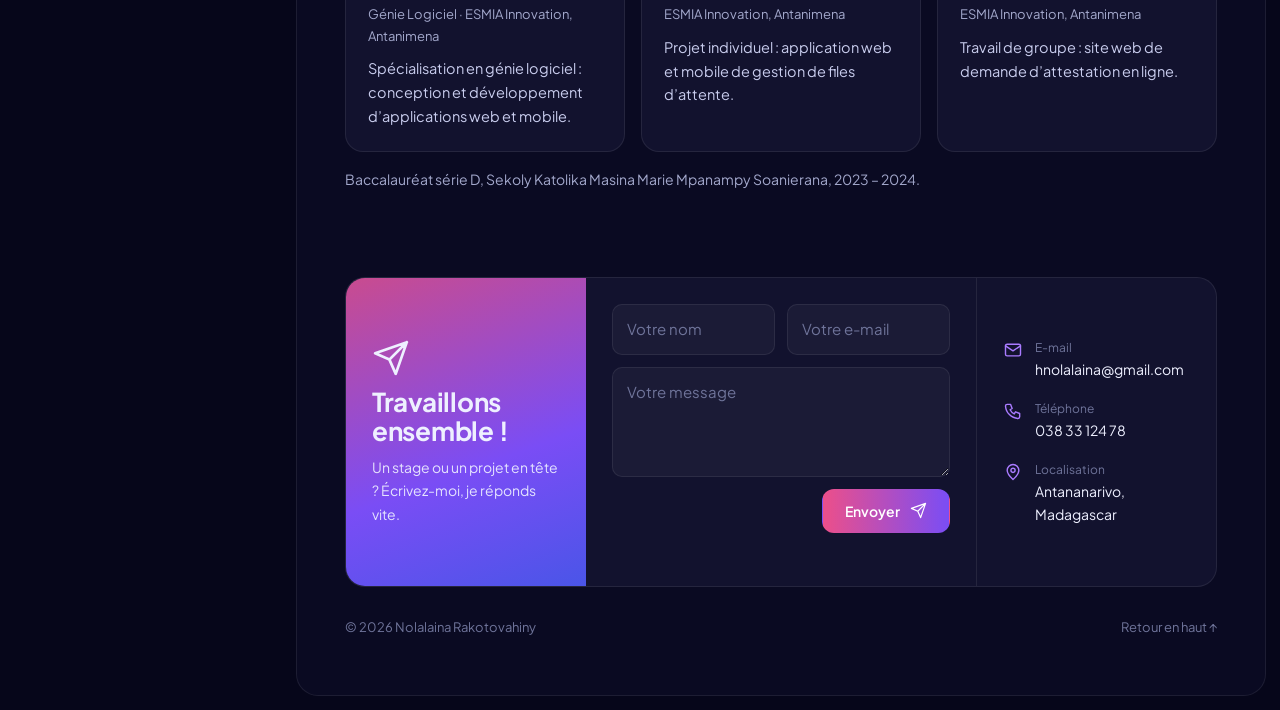
<file: portfolio/index.html>
<!DOCTYPE html>
<html lang="fr">
<head>
<meta charset="utf-8">
<meta name="viewport" content="width=device-width, initial-scale=1, viewport-fit=cover">
<meta name="color-scheme" content="dark">
<title>Nolalaina Rakotovahiny — Développement web & mobile</title>
<meta name="description" content="Portfolio de Nolalaina Rakotovahiny, étudiante en Génie Logiciel à Antananarivo, à la recherche d’un stage de 6 mois en développement web et mobile.">
<meta property="og:title" content="Nolalaina Rakotovahiny — Développement web & mobile">
<link rel="preconnect" href="https://fonts.googleapis.com">
<link rel="preconnect" href="https://fonts.gstatic.com" crossorigin>
<link href="https://fonts.googleapis.com/css2?family=Plus+Jakarta+Sans:wght@400;500;600;700;800&display=swap" rel="stylesheet">
<link rel="stylesheet" href="css/style.css">
</head>
<body class="no-js">

<svg width="0" height="0" style="position:absolute" aria-hidden="true"><defs>
<symbol id="i-home" viewBox="0 0 24 24"><path d="M3 11l9-8 9 8v9a1 1 0 0 1-1 1h-5v-6H9v6H4a1 1 0 0 1-1-1z"/></symbol>
<symbol id="i-user" viewBox="0 0 24 24"><circle cx="12" cy="8" r="4"/><path d="M4 21c0-4 4-6 8-6s8 2 8 6"/></symbol>
<symbol id="i-brief" viewBox="0 0 24 24"><rect x="3" y="7" width="18" height="13" rx="2"/><path d="M9 7V5a2 2 0 0 1 2-2h2a2 2 0 0 1 2 2v2M3 13h18"/></symbol>
<symbol id="i-folder" viewBox="0 0 24 24"><path d="M3 6a2 2 0 0 1 2-2h4l2 2h8a2 2 0 0 1 2 2v10a2 2 0 0 1-2 2H5a2 2 0 0 1-2-2z"/></symbol>
<symbol id="i-code" viewBox="0 0 24 24"><path d="M8 8l-5 4 5 4M16 8l5 4-5 4M14 5l-4 14"/></symbol>
<symbol id="i-mail" viewBox="0 0 24 24"><rect x="3" y="5" width="18" height="14" rx="2"/><path d="M3 7l9 6 9-6"/></symbol>
<symbol id="i-phone" viewBox="0 0 24 24"><path d="M5 4h4l2 5-2.500 1.500a11 11 0 0 0 5 5L15 13l5 2v4a2 2 0 0 1-2 2A16 16 0 0 1 3 6a2 2 0 0 1 2-2z"/></symbol>
<symbol id="i-pin" viewBox="0 0 24 24"><path d="M12 21s-7-6.200-7-11a7 7 0 0 1 14 0c0 4.800-7 11-7 11z"/><circle cx="12" cy="10" r="2.500"/></symbol>
<symbol id="i-send" viewBox="0 0 24 24"><path d="M22 2L11 13M22 2l-7 20-4-9-9-4z"/></symbol>
<symbol id="i-arrow" viewBox="0 0 24 24"><path d="M5 12h14M13 6l6 6-6 6"/></symbol>
<symbol id="i-github" viewBox="0 0 24 24"><path d="M9 19c-5 1.500-5-2.500-7-3m14 6v-3.870a3.370 3.370 0 0 0-.940-2.610c3.140-.350 6.440-1.540 6.440-7A5.440 5.440 0 0 0 20 4.770 5.070 5.070 0 0 0 19.910 1S18.730.650 16 2.480a13.380 13.380 0 0 0-7 0C6.270.650 5.090 1 5.090 1A5.070 5.070 0 0 0 5 4.770a5.440 5.440 0 0 0-1.500 3.780c0 5.420 3.300 6.610 6.440 7A3.370 3.370 0 0 0 9 18.130V22"/></symbol>
<symbol id="i-layers" viewBox="0 0 24 24"><path d="M12 2l10 5-10 5L2 7zM2 17l10 5 10-5M2 12l10 5 10-5"/></symbol>
<symbol id="i-mobile" viewBox="0 0 24 24"><rect x="7" y="2" width="10" height="20" rx="2"/><path d="M12 18h.01"/></symbol>
<symbol id="i-db" viewBox="0 0 24 24"><ellipse cx="12" cy="5" rx="8" ry="3"/><path d="M4 5v6c0 1.700 3.600 3 8 3s8-1.300 8-3V5M4 11v6c0 1.700 3.600 3 8 3s8-1.300 8-3v-6"/></symbol>
<symbol id="i-zap" viewBox="0 0 24 24"><path d="M13 2L4 14h7l-1 8 9-12h-7z"/></symbol>
<symbol id="i-cal" viewBox="0 0 24 24"><rect x="3" y="5" width="18" height="16" rx="2"/><path d="M3 10h18M8 3v4M16 3v4"/></symbol>
<symbol id="i-clock" viewBox="0 0 24 24"><circle cx="12" cy="12" r="9"/><path d="M12 7v5l3 2"/></symbol>
<symbol id="i-book" viewBox="0 0 24 24"><path d="M4 4h10a4 4 0 0 1 4 4v12H8a4 4 0 0 1-4-4zM4 16a4 4 0 0 1 4-4h10"/></symbol>
</defs></svg>
<a class="skip" href="#projets">Aller aux projets</a>
<div class="app">
  <aside class="side" aria-label="Navigation principale">
    <a class="brand" href="#accueil"><span class="mark">N</span><span><b>Nolalaina R.</b><span>Génie Logiciel</span></span></a>
    <nav id="snav">
      <a href="#accueil" class="active"><svg class="i" aria-hidden="true"><use href="#i-home"/></svg>Accueil</a>
      <a href="#apropos"><svg class="i" aria-hidden="true"><use href="#i-user"/></svg>À propos</a>
      <a href="#services"><svg class="i" aria-hidden="true"><use href="#i-brief"/></svg>Ce que je fais</a>
      <a href="#projets"><svg class="i" aria-hidden="true"><use href="#i-folder"/></svg>Projets</a>
      <a href="#competences"><svg class="i" aria-hidden="true"><use href="#i-code"/></svg>Compétences</a>
      <a href="#parcours"><svg class="i" aria-hidden="true"><use href="#i-book"/></svg>Parcours</a>
      <a href="#contact"><svg class="i" aria-hidden="true"><use href="#i-mail"/></svg>Contact</a>
    </nav>
    <div class="avail"><b>Disponible pour un stage de 6 mois</b><p>Développement web et mobile. Parlons de votre projet.</p><a href="#contact">Me contacter <svg class="i" aria-hidden="true"><use href="#i-arrow"/></svg></a></div>
    <div class="follow"><small>RETROUVEZ-MOI</small><a href="https://github.com/Nolalaina" target="_blank" rel="noopener" aria-label="GitHub"><svg class="i" aria-hidden="true"><use href="#i-github"/></svg></a><a href="mailto:hnolalaina@gmail.com" aria-label="E-mail"><svg class="i" aria-hidden="true"><use href="#i-mail"/></svg></a></div>
    <svg class="contours" viewBox="0 0 280 330" preserveAspectRatio="none" aria-hidden="true"><polyline points="0,20.0 20,26.7 40,31.8 60,34.0 80,32.7 100,28.4 120,22.0 140,15.1 160,9.4 180,6.3 200,6.6 220,10.1 240,16.1 260,23.0 280,29.2" /><polyline points="0,51.0 20,55.0 40,55.9 60,53.3 80,48.0 100,41.2 120,34.6 140,29.8 160,28.0 180,29.6 200,34.3 220,40.8 240,47.7 260,53.1 280,55.8" /><polyline points="0,77.8 20,77.2 40,73.5 60,67.3 80,60.4 100,54.4 120,50.7 140,50.2 160,53.2 180,58.8 200,65.6 220,72.1 240,76.6 260,78.0 280,76.0" /><polyline points="0,98.1 20,93.2 40,86.6 60,79.8 80,74.5 100,72.1 120,73.0 140,77.2 160,83.4 180,90.4 200,96.2 220,99.6 240,99.6 260,96.3 280,90.5" /><polyline points="0,112.7 20,105.8 40,99.4 60,95.2 80,94.1 100,96.3 120,101.5 140,108.2 160,114.9 180,119.9 200,122.0 220,120.6 240,116.2 260,109.7 280,102.9" /><polyline points="0,125.1 20,119.4 40,116.3 60,116.6 80,120.1 100,126.1 120,133.0 140,139.2 160,143.1 180,143.9 200,141.2 220,135.8 240,128.9 260,122.4 280,117.7" /><polyline points="0,139.8 20,138.0 40,139.6 60,144.3 80,150.8 100,157.7 120,163.1 140,165.8 160,165.2 180,161.3 200,155.1 220,148.2 240,142.2 260,138.6 280,138.3" /><polyline points="0,160.2 20,163.2 40,168.8 60,175.6 80,182.1 100,186.6 120,188.0 140,186.0 160,181.0 180,174.3 200,167.6 220,162.4 240,160.1 260,161.1 280,165.3" /><polyline points="0,187.2 20,193.4 40,200.4 60,206.2 80,209.6 100,209.6 120,206.3 140,200.5 160,193.6 180,187.2 200,183.1 220,182.1 240,184.5 260,189.7 280,196.5" /><polyline points="0,218.2 20,224.9 40,229.9 60,232.0 80,230.6 100,226.2 120,219.7 140,212.9 160,207.3 180,204.3 200,204.6 220,208.3 240,214.3 260,221.2 280,227.4" /><polyline points="0,249.2 20,253.1 40,253.9 60,251.2 80,245.8 100,238.9 120,232.4 140,227.7 160,226.0 180,227.7 200,232.5 220,239.1 240,245.9 260,251.3 280,253.9" /><polyline points="0,275.8 20,275.2 40,271.3 60,265.1 80,258.2 100,252.2 120,248.6 140,248.3 160,251.3 180,257.0 200,263.9 220,270.3 240,274.7 260,276.0 280,273.8" /><polyline points="0,296.0 20,291.0 40,284.3 60,277.6 80,272.4 100,270.1 120,271.1 140,275.3 160,281.7 180,288.6 200,294.4 220,297.6 240,297.5 260,294.1 280,288.2" /><polyline points="0,310.5 20,303.6 40,297.2 60,293.1 80,292.1 100,294.5 120,299.7 140,306.5 160,313.1 180,318.0 200,320.0 220,318.5 240,314.0 260,307.5 280,300.7" /></svg>
  </aside>

  <main>
    <div class="top">
      <a class="mlogo" href="#accueil">Nolalaina R.</a>
      <div class="links" id="tnav"><a href="#accueil" class="active">Accueil</a><a href="#apropos">À propos</a><a href="#projets">Projets</a><a href="#competences">Compétences</a><a href="#parcours">Parcours</a><a href="#contact">Contact</a></div>
      <a class="btn grad" href="#contact">Parlons-en <svg class="i" aria-hidden="true"><use href="#i-send"/></svg></a>
    </div>

    <section id="accueil" style="padding-top:0">
      <div class="hero">
        <div>
          <span class="kick">Bonjour, je suis</span>
          <h1>Nolalaina <em>Rakotovahiny</em></h1>
          <h2>Je conçois des applications <b>web et mobile</b> de bout en bout.</h2>
          <p>Étudiante en Licence 3 Génie Logiciel à Antananarivo : frontend, backend et base de données.</p>
          <div class="row"><a class="btn grad" href="#projets">Voir mes projets <svg class="i" aria-hidden="true"><use href="#i-arrow"/></svg></a><a class="btn" href="https://github.com/Nolalaina" target="_blank" rel="noopener"><svg class="i" aria-hidden="true"><use href="#i-github"/></svg>GitHub</a></div>
        </div>
        <div class="photo">
          <span class="dot" style="width:14px;height:14px;top:6%;right:8%"></span><span class="dot" style="width:9px;height:9px;bottom:30%;left:-6%;border-color:var(--pink)"></span>
          <div class="ring"><img src="images/photo-nolalaina.jpg" alt="Portrait de Nolalaina Rakotovahiny" width="313" height="313"></div>
          <div class="exp"><b>L3</b><span>Génie Logiciel</span></div>
        </div>
      </div>
      <div class="techs"><small>Technologies que j’utilise</small><div><span>React</span><span>Node.js</span><span>React Native</span><span>Python</span><span>PHP</span><span>MySQL</span></div></div>
    </section>

    <section id="apropos">
      <span class="eyebrow">Qui suis-je</span>
      <div class="sh"><h2>À propos</h2></div>
      <div class="about">
        <div class="txt">
          <p>Étudiante en Licence 3 Services Informatiques aux Organisations (Génie Logiciel) à l’ESMIA Innovation, je conçois et développe des applications web et mobile de bout en bout.</p>
          <p>Je recherche un stage de 6 mois pour approfondir mes compétences, acquérir une expérience professionnelle et participer à des projets concrets en développement web et mobile.</p>
        </div>
        <div style="display:grid;gap:14px">
          <div class="mini"><h3>Langues</h3><ul><li>Malagasy<span>langue maternelle</span></li><li>Français<span>niveau intermédiaire</span></li><li>Anglais<span>niveau intermédiaire</span></li></ul></div>
          <div class="mini"><h3>Centres d’intérêt</h3><ul><li>Lecture</li><li>Sports collectifs</li></ul></div>
        </div>
      </div>
    </section>

    <section id="services">
      <span class="eyebrow">Ce que je fais</span>
      <div class="sh"><h2>Mes domaines</h2></div>
      <div class="cols4">
        <div class="svc reveal"><div class="ico"><svg class="i" aria-hidden="true"><use href="#i-code"/></svg></div><h3>Développement web</h3><p>Interfaces React et API REST avec Node.js et Express.</p><a href="#competences">En savoir plus <svg class="i" aria-hidden="true"><use href="#i-arrow"/></svg></a></div>
        <div class="svc reveal"><div class="ico"><svg class="i" aria-hidden="true"><use href="#i-mobile"/></svg></div><h3>Développement mobile</h3><p>Applications React Native avec TypeScript.</p><a href="#competences">En savoir plus <svg class="i" aria-hidden="true"><use href="#i-arrow"/></svg></a></div>
        <div class="svc reveal"><div class="ico"><svg class="i" aria-hidden="true"><use href="#i-db"/></svg></div><h3>Bases de données</h3><p>Modélisation relationnelle MySQL, jusqu’à 13 tables.</p><a href="#competences">En savoir plus <svg class="i" aria-hidden="true"><use href="#i-arrow"/></svg></a></div>
        <div class="svc reveal"><div class="ico"><svg class="i" aria-hidden="true"><use href="#i-zap"/></svg></div><h3>Temps réel et sécurité</h3><p>WebSocket (Socket.IO), JWT et bcrypt.</p><a href="#competences">En savoir plus <svg class="i" aria-hidden="true"><use href="#i-arrow"/></svg></a></div>
      </div>
    </section>

    <section id="projets">
      <span class="eyebrow">Mes réalisations</span>
      <div class="sh"><h2>Projets</h2><a class="btn" href="https://github.com/Nolalaina" target="_blank" rel="noopener">Tout voir sur GitHub <svg class="i" aria-hidden="true"><use href="#i-arrow"/></svg></a></div>
      <div class="cols4">
      <article class="pcard reveal" tabindex="0" role="button" aria-label="Voir les captures de Mandeha">
        <div class="pshot"><img class="on" src="images/mandeha-1.jpg" alt="Réservation avec devis calculé en direct" loading="lazy"><img class="" src="images/mandeha-2.jpg" alt="Catalogue des voitures côté client" loading="lazy"><img class="" src="images/mandeha-3.jpg" alt="Tableau de bord administrateur" loading="lazy"><img class="" src="images/mandeha-4.jpg" alt="Suivi des réservations côté administrateur" loading="lazy"></div>
        <span class="ptag">Web</span>
        <h3>Mandeha</h3>
        <p class="psub">Location de voitures et de logements</p>
        <div class="pmore" hidden>
          <p class="pyear">Web, Python Flask MVC</p>
          <p>Plateforme d’allocation de voitures et de logements à Madagascar : réservation avec ou sans chauffeur, devis calculé en direct, paiements en Ariary (MVola, Orange Money, Airtel Money), suivi GPS et espace administrateur.</p>
          <ul class="chips"><li>Python</li><li>Flask</li><li>SQLAlchemy</li><li>MySQL</li><li>Jinja2</li></ul>
          <a class="btn grad" href="https://github.com/Nolalaina/mandeha" target="_blank" rel="noopener">Code source sur GitHub <svg class="i" aria-hidden="true"><use href="#i-arrow"/></svg></a>
        </div>
      </article>
      <article class="pcard reveal" tabindex="0" role="button" aria-label="Voir les captures de QueueFlow">
        <div class="pshot"><img class="on" src="images/queueflow-1.jpg" alt="Console agent : ticket appelé et file du guichet" loading="lazy"><img class="" src="images/queueflow-2.jpg" alt="File en direct : tickets appelés par service" loading="lazy"><img class="" src="images/queueflow-3.jpg" alt="Prise de ticket en trois étapes" loading="lazy"><img class="" src="images/queueflow-4.jpg" alt="Console administrateur : indicateurs et activité" loading="lazy"></div>
        <span class="ptag">Web et mobile</span>
        <h3>QueueFlow</h3>
        <p class="psub">Gestion de file d’attente bancaire</p>
        <div class="pmore" hidden>
          <p class="pyear">Projet individuel L2, web et mobile</p>
          <p>Gestion de file d’attente bancaire : prise de ticket à distance, suivi de sa position en temps réel, console agent avec priorités (VIP, urgences, seniors) et tableau de bord admin.</p>
          <ul class="chips"><li>React</li><li>React Native</li><li>Node.js</li><li>Socket.IO</li><li>JWT</li><li>MySQL</li></ul>
          <a class="btn grad" href="https://github.com/Nolalaina/gestion-files-attente" target="_blank" rel="noopener">Code source sur GitHub <svg class="i" aria-hidden="true"><use href="#i-arrow"/></svg></a>
        </div>
      </article>
      <article class="pcard reveal" tabindex="0" role="button" aria-label="Voir les captures de AttestPro">
        <div class="pshot"><img class="on" src="images/attestpro-1.jpg" alt="Espace étudiant : suivi des demandes" loading="lazy"><img class="" src="images/attestpro-2.jpg" alt="Nouvelle demande d’attestation" loading="lazy"><img class="" src="images/attestpro-3.jpg" alt="Registre des demandes avec filtres" loading="lazy"><img class="" src="images/attestpro-4.jpg" alt="Écran d’appel des tickets au guichet" loading="lazy"></div>
        <span class="ptag">Web</span>
        <h3>AttestPro</h3>
        <p class="psub">Demande d’attestations en ligne</p>
        <div class="pmore" hidden>
          <p class="pyear">Projet de groupe L1, web</p>
          <p>Demande d’attestations en ligne : les étudiants soumettent et suivent leurs demandes, le personnel les traite avec registre de suivi, fiche de retrait et statistiques. Routeur MVC maison, requêtes préparées et protection CSRF.</p>
          <ul class="chips"><li>PHP</li><li>MVC</li><li>MySQL</li><li>PDO</li></ul>
          <a class="btn grad" href="https://github.com/Nolalaina/attestation-app" target="_blank" rel="noopener">Code source sur GitHub <svg class="i" aria-hidden="true"><use href="#i-arrow"/></svg></a>
        </div>
      </article>
      <article class="pcard reveal" tabindex="0" role="button" aria-label="Voir les captures de StageMatch">
        <div class="pshot"><img class="on" src="images/stagematch-1.jpg" alt="Recommandations classées par score de correspondance" loading="lazy"><img class="" src="images/stagematch-2.jpg" alt="Détail d’une offre avec score de matching" loading="lazy"><img class="" src="images/stagematch-3.jpg" alt="Catalogue des offres de stage" loading="lazy"><img class="" src="images/stagematch-4.jpg" alt="Console d’administration : statistiques" loading="lazy"></div>
        <span class="ptag">Web</span>
        <h3>StageMatch</h3>
        <p class="psub">Matching de stages</p>
        <div class="pmore" hidden>
          <p class="pyear">Web, mini-hackathon agile</p>
          <p>Plateforme de stages avec moteur de recommandation (TF-IDF et similarité cosinus), candidature en un clic, suivi des candidatures et validation des entreprises par un administrateur.</p>
          <ul class="chips"><li>React</li><li>Vite</li><li>Node.js</li><li>Express</li><li>JWT</li></ul>
          <a class="btn grad" href="https://github.com/Nolalaina/stagematch" target="_blank" rel="noopener">Code source sur GitHub <svg class="i" aria-hidden="true"><use href="#i-arrow"/></svg></a>
        </div>
      </article>
      </div>
      <p style="color:var(--faint);font-size:13px;margin:14px 2px 0">Cliquez sur un projet pour voir ses captures et son code source.</p>
    </section>

    <section id="competences">
      <span class="eyebrow">Savoir-faire</span>
      <div class="sh"><h2>Compétences</h2></div>
      <div class="skills"><div class="skill reveal"><h3>Développement web</h3><ul class="chips"><li>React.js</li><li>HTML / CSS</li><li>API REST</li><li>Node.js / Express</li></ul></div><div class="skill reveal"><h3>Développement mobile</h3><ul class="chips"><li>React Native</li><li>TypeScript</li></ul></div><div class="skill reveal"><h3>Langages</h3><ul class="chips"><li>Python</li><li>PHP</li><li>SQL</li></ul></div><div class="skill reveal"><h3>Bases de données</h3><ul class="chips"><li>MySQL</li><li>Schémas relationnels (jusqu’à 13 tables)</li></ul></div><div class="skill reveal"><h3>Sécurité et temps réel</h3><ul class="chips"><li>JWT</li><li>bcrypt</li><li>WebSocket (Socket.IO)</li></ul></div><div class="skill reveal"><h3>Algorithmique</h3><ul class="chips"><li>Kruskal, Prim</li><li>Union-Find, MinHeap</li><li>Projet Lalan-drano</li></ul></div><div class="skill reveal"><h3>Méthodologie</h3><ul class="chips"><li>UML</li><li>Cahiers des normes</li><li>Spécifications fonctionnelles</li><li>Rapports techniques</li></ul></div><div class="skill reveal"><h3>Outils</h3><ul class="chips"><li>VS Code, WAMP</li><li>Git, GitHub</li><li>Windows, Linux</li></ul></div></div>
    </section>

    <div class="stats" aria-label="Chiffres clés">
      <div><svg class="i" aria-hidden="true"><use href="#i-folder"/></svg><p style="margin:0"><b>4</b><span>Projets sur GitHub</span></p></div>
      <div><svg class="i" aria-hidden="true"><use href="#i-cal"/></svg><p style="margin:0"><b>3 ans</b><span>d’études en SIO</span></p></div>
      <div><svg class="i" aria-hidden="true"><use href="#i-db"/></svg><p style="margin:0"><b>13</b><span>tables dans mon plus gros schéma</span></p></div>
      <div><svg class="i" aria-hidden="true"><use href="#i-clock"/></svg><p style="margin:0"><b>6 mois</b><span>de stage recherché</span></p></div>
    </div>

    <section id="parcours">
      <span class="eyebrow">Formation</span>
      <div class="sh"><h2>Parcours</h2></div>
      <div class="path">
        <div class="step reveal"><small>2026 – aujourd’hui</small><h3>Licence 3 SIO</h3><div class="where">Génie Logiciel · ESMIA Innovation, Antanimena</div><p>Spécialisation en génie logiciel : conception et développement d’applications web et mobile.</p></div>
        <div class="step reveal"><small>2025 – 2026</small><h3>Licence 2 SIO</h3><div class="where">ESMIA Innovation, Antanimena</div><p>Projet individuel : application web et mobile de gestion de files d’attente.</p></div>
        <div class="step reveal"><small>2024 – 2025</small><h3>Licence 1 SIO</h3><div class="where">ESMIA Innovation, Antanimena</div><p>Travail de groupe : site web de demande d’attestation en ligne.</p></div>
      </div>
      <p class="bac">Baccalauréat série D, Sekoly Katolika Masina Marie Mpanampy Soanierana, 2023 – 2024.</p>
    </section>

    <section id="contact">
      <div class="contact">
        <div class="cl"><svg class="i" aria-hidden="true"><use href="#i-send"/></svg><h2>Travaillons ensemble !</h2><p>Un stage ou un projet en tête ? Écrivez-moi, je réponds vite.</p></div>
        <form id="cf">
          <div class="two"><input name="nom" placeholder="Votre nom" aria-label="Votre nom" required><input name="email" type="email" placeholder="Votre e-mail" aria-label="Votre e-mail" required></div>
          <textarea name="msg" placeholder="Votre message" aria-label="Votre message" required></textarea>
          <button class="btn grad" type="submit">Envoyer <svg class="i" aria-hidden="true"><use href="#i-send"/></svg></button>
        <div id="cfmsg" role="status" style="margin:0;color:var(--muted);font-size:13px;min-height:1.2em"></div></form>
        <div class="info">
          <div><svg class="i" aria-hidden="true"><use href="#i-mail"/></svg><span><small>E-mail</small><a href="mailto:hnolalaina@gmail.com">hnolalaina@gmail.com</a></span></div>
          <div><svg class="i" aria-hidden="true"><use href="#i-phone"/></svg><span><small>Téléphone</small><a href="tel:+261383312478">038 33 124 78</a></span></div>
          <div><svg class="i" aria-hidden="true"><use href="#i-pin"/></svg><span><small>Localisation</small>Antananarivo, Madagascar</span></div>
        </div>
      </div>
      <footer><span>© 2026 Nolalaina Rakotovahiny</span><a href="#accueil">Retour en haut ↑</a></footer>
    </section>
  </main>
</div>

<div class="modal" id="md" hidden role="dialog" aria-modal="true" aria-label="Détail du projet">
  <div class="mbox">
    <button class="mx" type="button" aria-label="Fermer">×</button>
    <div><div class="mmain"><img id="mi" alt=""></div><p class="mcap" id="mc"></p><div class="mthumbs" id="mt"></div></div>
    <div class="mtxt" id="mx"></div>
  </div>
</div>

<script src="js/script.js" defer></script>
</body>
</html>
</file>
<file: css/style.css>
:root{--bg:#06061A;--side:#0C0C25;--panel:#0A0A22;--card:#12122E;--card2:#17173A;--line:rgba(255,255,255,.08);
--ink:#EEF0FF;--muted:#A3A8CC;--faint:#6F749A;--pink:#EC4F8A;--violet:#7A4DF5;--blue:#3B63F0;--lilac:#A97BFF;
--grad:linear-gradient(90deg,#EC4F8A,#7A4DF5);--grad2:linear-gradient(90deg,#E85D7F,#8B4DF2 55%,#3B63F0);
box-sizing:border-box;padding:env(safe-area-inset-top,0px) env(safe-area-inset-right,0px) env(safe-area-inset-bottom,0px) env(safe-area-inset-left,0px)}
*,*::before,*::after{box-sizing:border-box}
html{scroll-behavior:smooth;scroll-padding-top:90px;color-scheme:dark;background:var(--bg)}
@media (prefers-reduced-motion:reduce){html{scroll-behavior:auto}*{transition:none!important;animation:none!important}}
body{margin:0;background:var(--bg);color:var(--ink);font:400 15px/1.65 "Plus Jakarta Sans",system-ui,sans-serif}
a{color:inherit}
:focus-visible{outline:2px solid var(--lilac);outline-offset:3px;border-radius:8px}
h1,h2,h3{margin:0;line-height:1.15;letter-spacing:-.01em}
.i{width:20px;height:20px;fill:none;stroke:currentColor;stroke-width:1.7;stroke-linecap:round;stroke-linejoin:round;flex:none}
.skip{position:absolute;left:-999px;top:8px;background:var(--pink);color:#fff;padding:10px 16px;border-radius:10px;z-index:99;text-decoration:none}
.skip:focus{left:8px}
.app{display:grid;grid-template-columns:268px minmax(0,1fr);gap:14px;padding:14px;min-height:100vh}
/* Barre latérale */
.side{position:sticky;top:14px;height:calc(100vh - 28px);background:var(--side);border:1px solid var(--line);border-radius:22px;padding:22px 16px;display:flex;flex-direction:column;overflow:hidden}
.brand{display:flex;align-items:center;gap:12px;text-decoration:none;margin-bottom:22px;padding:0 6px}
.mark{width:42px;height:42px;border-radius:12px;background:var(--grad);display:grid;place-items:center;font:800 22px "Plus Jakarta Sans";color:#fff}
.brand b{display:block;font-size:15px;line-height:1.2}.brand b+span{font-size:12px;color:var(--muted)}
.side nav{display:grid;gap:4px}
.side nav a{display:flex;align-items:center;gap:14px;padding:11px 14px;border-radius:12px;color:var(--muted);text-decoration:none;font-weight:500;font-size:14.5px;transition:background .2s,color .2s}
.side nav a:hover{color:var(--ink);background:rgba(255,255,255,.04)}
.side nav a.active{color:#fff;background:linear-gradient(90deg,rgba(236,79,138,.2),rgba(122,77,245,.22));box-shadow:inset 0 0 0 1px rgba(169,123,255,.25)}
.avail{margin-top:18px;border-radius:16px;padding:16px;background:linear-gradient(135deg,rgba(122,77,245,.55),rgba(59,99,240,.35));border:1px solid rgba(169,123,255,.3)}
.avail b{display:block;font-size:15px;line-height:1.3}.avail p{margin:6px 0 12px;font-size:12.5px;color:#D5D7F5}
.avail a{display:flex;justify-content:space-between;align-items:center;background:linear-gradient(90deg,#3B63F0,#6A4DF0);color:#fff;text-decoration:none;font-weight:600;font-size:13.5px;padding:10px 14px;border-radius:10px}
.follow{margin-top:16px;padding:0 6px}.follow small{display:block;color:var(--faint);letter-spacing:.14em;font-size:10.5px;margin-bottom:10px}
.follow a{display:inline-grid;place-items:center;width:38px;height:38px;border-radius:50%;border:1px solid var(--line);color:var(--lilac);margin-right:8px;text-decoration:none}
.follow a:hover{border-color:var(--lilac)}
.contours{position:absolute;left:0;bottom:0;width:100%;height:200px;opacity:.55;pointer-events:none}
.contours polyline{fill:none;stroke:#7A4DF5;stroke-width:1;opacity:.55}
/* Panneau principal */
main{background:var(--panel);border:1px solid var(--line);border-radius:22px;padding:0 48px 48px;min-width:0}
.top{display:flex;align-items:center;justify-content:flex-end;gap:30px;padding:22px 0;position:sticky;top:0;background:var(--panel);z-index:10;border-bottom:1px solid transparent}
.top .links{display:flex;gap:28px;font-size:14px;font-weight:500}
.top .links a{color:var(--muted);text-decoration:none;position:relative;padding:4px 0}
.top .links a:hover,.top .links a.active{color:#fff}
.top .links a.active::after{content:"";position:absolute;left:50%;bottom:-8px;width:4px;height:4px;border-radius:50%;background:var(--pink);transform:translateX(-50%)}
.mlogo{display:none;margin-right:auto;font-weight:800;text-decoration:none}
.btn{display:inline-flex;align-items:center;justify-content:center;gap:10px;padding:12px 22px;border-radius:12px;font-weight:600;font-size:14px;text-decoration:none;border:1px solid var(--line);background:rgba(255,255,255,.03);color:var(--ink);cursor:pointer;font-family:inherit;transition:transform .15s,border-color .2s}
.btn:hover{transform:translateY(-2px);border-color:rgba(169,123,255,.5)}
.btn.grad{background:var(--grad);border-color:transparent;color:#fff}
.btn .i{width:17px;height:17px}
/* Accueil */
.hero{display:grid;grid-template-columns:minmax(0,1.15fr) minmax(0,.85fr);gap:36px;align-items:center;padding:44px 0 36px}
.kick{letter-spacing:.2em;font-size:12px;color:var(--lilac);font-weight:600;text-transform:uppercase}
.hero h1{font-size:clamp(40px,5.4vw,70px);font-weight:800;margin:10px 0 14px}
.hero h1 em{font-style:normal;background:linear-gradient(90deg,#B07BFF,#7A6BF5);-webkit-background-clip:text;background-clip:text;color:transparent}
.hero h2{font-size:clamp(20px,2.4vw,28px);font-weight:500;color:#DADDF8;max-width:460px}
.hero h2 b{color:var(--lilac);font-weight:600}
.hero p{color:var(--muted);max-width:460px;margin:16px 0 28px}
.hero .row{display:flex;gap:14px;flex-wrap:wrap}
@property --ring-angle{syntax:"<angle>";inherits:false;initial-value:200deg}
@keyframes ring-orbit{to{--ring-angle:560deg}}
@keyframes glow-pulse{0%,100%{opacity:.45;transform:scale(1)}50%{opacity:.8;transform:scale(1.06)}}
@keyframes dot-float{0%,100%{transform:translateY(0)}50%{transform:translateY(-9px)}}
@keyframes photo-in{from{opacity:0;transform:scale(.92) translateY(14px)}to{opacity:1;transform:none}}
.photo{position:relative;justify-self:center;width:min(100%,360px);animation:photo-in .8s cubic-bezier(.16,1,.3,1) both}
.photo::before{content:"";position:absolute;inset:-14%;border-radius:50%;background:radial-gradient(closest-side,rgba(122,77,245,.42),rgba(236,79,138,.2) 55%,transparent 78%);filter:blur(26px);z-index:-1;animation:glow-pulse 5.5s ease-in-out infinite}
.ring{aspect-ratio:1;border-radius:50%;padding:7px;background:conic-gradient(from var(--ring-angle,200deg),#EC4F8A,#7A4DF5,#3B63F0,#EC4F8A);animation:ring-orbit 9s linear infinite}
.ring img{width:100%;height:100%;border-radius:50%;object-fit:cover;display:block;background:#fff;transition:transform .5s cubic-bezier(.16,1,.3,1)}
.photo:hover .ring img{transform:scale(1.045)}
.exp{position:absolute;right:-14px;bottom:8px;background:var(--card);border:1px solid var(--line);border-radius:16px;padding:12px 18px;text-align:center;box-shadow:0 10px 30px rgba(0,0,0,.4)}
.exp b{display:block;font-size:24px;font-weight:800}.exp span{font-size:12px;color:var(--muted)}
.dot{position:absolute;border-radius:50%;border:2px solid var(--violet);animation:dot-float 6s ease-in-out infinite}
.dot:nth-of-type(2){animation-duration:7.5s;animation-delay:-3s}
.techs{padding:14px 0 6px;border-top:1px solid var(--line)}
.techs small{color:var(--muted);font-size:13px}
.techs div{display:flex;flex-wrap:wrap;gap:12px 34px;margin-top:12px;font-size:20px;font-weight:700;color:#D9DBF2}
.techs span{opacity:.9}
/* Sections */
section{padding:56px 0 8px}
.eyebrow{font-size:11.5px;letter-spacing:.2em;color:var(--pink);font-weight:700;text-transform:uppercase}
.sh{display:flex;justify-content:space-between;align-items:flex-end;gap:16px;margin:8px 0 26px}
.sh h2{font-size:clamp(26px,3vw,34px);font-weight:700}
.about{display:grid;grid-template-columns:minmax(0,1.3fr) minmax(0,1fr);gap:20px}
.about .txt p{margin:0 0 14px;color:#C9CDEE;font-size:16px}
.mini{background:var(--card);border:1px solid var(--line);border-radius:18px;padding:20px 22px}
.mini h3{font-size:15px;margin-bottom:10px;color:var(--lilac)}
.mini ul{margin:0;padding:0;list-style:none;display:grid;gap:6px;color:#D2D5F2}
.mini li span{color:var(--faint);font-size:13px;margin-left:6px}
.cols4{display:grid;grid-template-columns:repeat(4,minmax(0,1fr));gap:16px}
.svc{background:var(--card);border:1px solid var(--line);border-radius:18px;padding:26px 20px;text-align:center;transition:transform .2s,border-color .2s}
.svc:hover{transform:translateY(-4px);border-color:rgba(169,123,255,.4)}
.ico{width:52px;height:52px;border-radius:50%;display:grid;place-items:center;margin:0 auto 16px;color:#fff;background:linear-gradient(135deg,#8B5CF6,#6D3FF0)}
.svc:nth-child(2) .ico{background:linear-gradient(135deg,#3B82F6,#3B63F0)}
.svc:nth-child(4) .ico{background:linear-gradient(135deg,#EC4F8A,#8B4DF2)}
.svc h3{font-size:16.5px;margin-bottom:8px}.svc p{margin:0 0 14px;font-size:13.5px;color:var(--muted)}
.svc a{font-size:13px;color:var(--lilac);text-decoration:none;display:inline-flex;gap:6px;align-items:center}
.svc a .i{width:14px;height:14px}
/* Projets */
.pcard{background:var(--card);border:1px solid var(--line);border-radius:18px;padding:12px 12px 18px;cursor:pointer;transition:transform .2s,border-color .2s;display:flex;flex-direction:column}
.pcard:hover{transform:translateY(-4px);border-color:rgba(169,123,255,.45)}
.pshot{aspect-ratio:16/10;border-radius:12px;overflow:hidden;background:#0A0A1E;margin-bottom:12px}
.pshot img{display:none;width:100%;height:100%;object-fit:cover;object-position:top}
.pshot img.on{display:block}
.ptag{align-self:flex-start;font-size:11px;font-weight:600;color:var(--lilac);border:1px solid rgba(169,123,255,.45);border-radius:6px;padding:2px 8px;margin:0 4px 8px}
.pcard h3{font-size:17px;margin:0 4px}.psub{margin:4px 4px 0;font-size:13px;color:var(--muted)}
.chips{display:flex;flex-wrap:wrap;gap:8px;list-style:none;margin:0;padding:0}
.chips li{font-size:13px;font-weight:500;padding:5px 12px;border-radius:999px;background:rgba(122,77,245,.14);border:1px solid rgba(169,123,255,.25);color:#DCD8FF}
.skills{display:grid;grid-template-columns:repeat(auto-fit,minmax(240px,1fr));gap:16px}
.skill{background:var(--card);border:1px solid var(--line);border-radius:18px;padding:22px}
.skill h3{font-size:16px;margin-bottom:14px}
/* Chiffres */
.stats{margin-top:56px;border-radius:20px;background:var(--grad2);display:grid;grid-template-columns:repeat(4,minmax(0,1fr));padding:26px 12px}
.stats div{display:flex;align-items:center;gap:14px;padding:4px 22px;border-left:1px solid rgba(255,255,255,.28)}
.stats div:first-child{border-left:0}
.stats .i{width:34px;height:34px;stroke-width:1.5}
.stats b{display:block;font-size:26px;font-weight:800;line-height:1.1}.stats span{font-size:12.5px;opacity:.9;line-height:1.3;display:block}
/* Parcours */
.path{display:grid;grid-template-columns:repeat(3,minmax(0,1fr));gap:16px}
.step{background:var(--card);border:1px solid var(--line);border-radius:18px;padding:22px}
.step small{color:var(--lilac);font-weight:600;letter-spacing:.06em}.step h3{font-size:18px;margin:8px 0 4px}
.step .where{color:var(--muted);font-size:13px;margin-bottom:10px}.step p{margin:0;color:#C9CDEE;font-size:14.5px}
.bac{margin-top:16px;color:var(--muted);font-size:14px}
/* Contact */
.contact{display:grid;grid-template-columns:minmax(0,.8fr) minmax(0,1.3fr) minmax(0,.8fr);border-radius:20px;overflow:hidden;background:var(--card);border:1px solid var(--line);margin-top:8px}
.cl{background:linear-gradient(160deg,#C94B8F,#7A4DF5 60%,#4A55E8);padding:30px 26px;display:flex;flex-direction:column;justify-content:center;gap:10px}
.cl .i{width:38px;height:38px}.cl h2{font-size:26px}.cl p{margin:0;font-size:14px;opacity:.92}
form{padding:26px;display:grid;gap:12px}
form .two{display:grid;grid-template-columns:1fr 1fr;gap:12px}
input,textarea{width:100%;background:rgba(255,255,255,.04);border:1px solid var(--line);border-radius:10px;color:var(--ink);font:inherit;padding:12px 14px}
input::placeholder,textarea::placeholder{color:var(--faint)}
input:focus,textarea:focus{outline:0;border-color:var(--lilac);box-shadow:0 0 0 3px rgba(122,77,245,.25)}
textarea{min-height:110px;resize:vertical}
form .btn{justify-self:end}
.info{padding:26px;display:grid;gap:18px;align-content:center;border-left:1px solid var(--line)}
.info div{display:flex;gap:12px;align-items:flex-start;font-size:14px}
.info .i{color:var(--lilac);margin-top:2px}.info small{display:block;color:var(--faint);font-size:12px}
.info a{text-decoration:none;overflow-wrap:anywhere}
footer{display:flex;justify-content:space-between;gap:16px;flex-wrap:wrap;color:var(--faint);font-size:13px;padding-top:30px}
footer a{text-decoration:none}
/* Fenêtre de détail */
.modal{position:fixed;inset:0;z-index:100;background:rgba(3,3,14,.88);display:flex;align-items:center;justify-content:center;padding:20px}
.modal[hidden]{display:none!important}
.mbox{position:relative;width:min(1080px,100%);max-height:calc(100vh - 40px);overflow:auto;background:var(--side);border:1px solid var(--line);border-radius:22px;padding:26px;display:grid;grid-template-columns:minmax(0,1.5fr) minmax(0,1fr);gap:26px}
.mx{position:absolute;top:12px;right:12px;width:40px;height:40px;border-radius:50%;border:1px solid var(--line);background:var(--card);color:#fff;font-size:22px;cursor:pointer;z-index:2}
.mmain{border-radius:14px;overflow:hidden;background:#04040F;border:1px solid var(--line)}
.mmain img{display:block;width:100%;height:auto}
.mcap{font-size:13px;color:var(--muted);margin:10px 2px 0}
.mthumbs{display:flex;flex-wrap:wrap;gap:10px;margin-top:12px}
.mthumbs button{padding:0;width:calc((100% - 30px)/4);border-radius:10px;overflow:hidden;border:2px solid var(--line);background:none;cursor:pointer;opacity:.6}
.mthumbs button.on{border-color:var(--lilac);opacity:1}
.mthumbs img{display:block;width:100%;aspect-ratio:16/10;object-fit:cover;object-position:top}
.mtxt h2{font-size:30px;margin:6px 0 4px}.mtxt .pyear{color:var(--lilac);font-size:13px;font-weight:600;margin:0 0 14px}
.mtxt p{color:#CFD2F0}.mtxt .chips{margin:16px 0 22px}
.reveal{opacity:0;transform:translateY(16px);transition:opacity .5s ease,transform .5s ease}
.reveal.in{opacity:1;transform:none}
.no-js .reveal{opacity:1;transform:none}
/* Adaptation */
@media(max-width:1100px){.cols4{grid-template-columns:repeat(2,minmax(0,1fr))}.contact{grid-template-columns:1fr}.info{border-left:0;border-top:1px solid var(--line)}.stats{grid-template-columns:repeat(2,minmax(0,1fr));row-gap:18px}.stats div:nth-child(3){border-left:0}}
@media(max-width:1020px){.app{grid-template-columns:1fr;padding:10px}.side{display:none}.mlogo{display:block}main{padding:0 22px 36px}.top{flex-wrap:wrap;gap:10px 16px}.top .links{order:3;width:100%;overflow-x:auto;gap:20px;padding-bottom:6px;white-space:nowrap}.top .links a.active::after{display:none}.hero{grid-template-columns:1fr;padding-top:24px}.photo{order:-1;width:min(100%,260px)}.about,.path{grid-template-columns:1fr}.mbox{grid-template-columns:1fr}}
@media(max-width:600px){.cols4{grid-template-columns:1fr}.stats{grid-template-columns:1fr}.stats div{border-left:0}form .two{grid-template-columns:1fr}}
</file>
<file: portfolio/css/style.css>
:root{--bg:#06061A;--side:#0C0C25;--panel:#0A0A22;--card:#12122E;--card2:#17173A;--line:rgba(255,255,255,.08);
--ink:#EEF0FF;--muted:#A3A8CC;--faint:#6F749A;--pink:#EC4F8A;--violet:#7A4DF5;--blue:#3B63F0;--lilac:#A97BFF;
--grad:linear-gradient(90deg,#EC4F8A,#7A4DF5);--grad2:linear-gradient(90deg,#E85D7F,#8B4DF2 55%,#3B63F0);
box-sizing:border-box;padding:env(safe-area-inset-top,0px) env(safe-area-inset-right,0px) env(safe-area-inset-bottom,0px) env(safe-area-inset-left,0px)}
*,*::before,*::after{box-sizing:border-box}
html{scroll-behavior:smooth;scroll-padding-top:90px;color-scheme:dark;background:var(--bg)}
@media (prefers-reduced-motion:reduce){html{scroll-behavior:auto}*{transition:none!important;animation:none!important}}
body{margin:0;background:var(--bg);color:var(--ink);font:400 15px/1.65 "Plus Jakarta Sans",system-ui,sans-serif}
a{color:inherit}
:focus-visible{outline:2px solid var(--lilac);outline-offset:3px;border-radius:8px}
h1,h2,h3{margin:0;line-height:1.15;letter-spacing:-.01em}
.i{width:20px;height:20px;fill:none;stroke:currentColor;stroke-width:1.7;stroke-linecap:round;stroke-linejoin:round;flex:none}
.skip{position:absolute;left:-999px;top:8px;background:var(--pink);color:#fff;padding:10px 16px;border-radius:10px;z-index:99;text-decoration:none}
.skip:focus{left:8px}
.app{display:grid;grid-template-columns:268px minmax(0,1fr);gap:14px;padding:14px;min-height:100vh}
/* Barre latérale */
.side{position:sticky;top:14px;height:calc(100vh - 28px);background:var(--side);border:1px solid var(--line);border-radius:22px;padding:22px 16px;display:flex;flex-direction:column;overflow:hidden}
.brand{display:flex;align-items:center;gap:12px;text-decoration:none;margin-bottom:22px;padding:0 6px}
.mark{width:42px;height:42px;border-radius:12px;background:var(--grad);display:grid;place-items:center;font:800 22px "Plus Jakarta Sans";color:#fff}
.brand b{display:block;font-size:15px;line-height:1.2}.brand b+span{font-size:12px;color:var(--muted)}
.side nav{display:grid;gap:4px}
.side nav a{display:flex;align-items:center;gap:14px;padding:11px 14px;border-radius:12px;color:var(--muted);text-decoration:none;font-weight:500;font-size:14.5px;transition:background .2s,color .2s}
.side nav a:hover{color:var(--ink);background:rgba(255,255,255,.04)}
.side nav a.active{color:#fff;background:linear-gradient(90deg,rgba(236,79,138,.2),rgba(122,77,245,.22));box-shadow:inset 0 0 0 1px rgba(169,123,255,.25)}
.avail{margin-top:18px;border-radius:16px;padding:16px;background:linear-gradient(135deg,rgba(122,77,245,.55),rgba(59,99,240,.35));border:1px solid rgba(169,123,255,.3)}
.avail b{display:block;font-size:15px;line-height:1.3}.avail p{margin:6px 0 12px;font-size:12.5px;color:#D5D7F5}
.avail a{display:flex;justify-content:space-between;align-items:center;background:linear-gradient(90deg,#3B63F0,#6A4DF0);color:#fff;text-decoration:none;font-weight:600;font-size:13.5px;padding:10px 14px;border-radius:10px}
.follow{margin-top:16px;padding:0 6px}.follow small{display:block;color:var(--faint);letter-spacing:.14em;font-size:10.5px;margin-bottom:10px}
.follow a{display:inline-grid;place-items:center;width:38px;height:38px;border-radius:50%;border:1px solid var(--line);color:var(--lilac);margin-right:8px;text-decoration:none}
.follow a:hover{border-color:var(--lilac)}
.contours{position:absolute;left:0;bottom:0;width:100%;height:200px;opacity:.55;pointer-events:none}
.contours polyline{fill:none;stroke:#7A4DF5;stroke-width:1;opacity:.55}
/* Panneau principal */
main{background:var(--panel);border:1px solid var(--line);border-radius:22px;padding:0 48px 48px;min-width:0}
.top{display:flex;align-items:center;justify-content:flex-end;gap:30px;padding:22px 0;position:sticky;top:0;background:var(--panel);z-index:10;border-bottom:1px solid transparent}
.top .links{display:flex;gap:28px;font-size:14px;font-weight:500}
.top .links a{color:var(--muted);text-decoration:none;position:relative;padding:4px 0}
.top .links a:hover,.top .links a.active{color:#fff}
.top .links a.active::after{content:"";position:absolute;left:50%;bottom:-8px;width:4px;height:4px;border-radius:50%;background:var(--pink);transform:translateX(-50%)}
.mlogo{display:none;margin-right:auto;font-weight:800;text-decoration:none}
.btn{display:inline-flex;align-items:center;justify-content:center;gap:10px;padding:12px 22px;border-radius:12px;font-weight:600;font-size:14px;text-decoration:none;border:1px solid var(--line);background:rgba(255,255,255,.03);color:var(--ink);cursor:pointer;font-family:inherit;transition:transform .15s,border-color .2s}
.btn:hover{transform:translateY(-2px);border-color:rgba(169,123,255,.5)}
.btn.grad{background:var(--grad);border-color:transparent;color:#fff}
.btn .i{width:17px;height:17px}
/* Accueil */
.hero{display:grid;grid-template-columns:minmax(0,1.15fr) minmax(0,.85fr);gap:36px;align-items:center;padding:44px 0 36px}
.kick{letter-spacing:.2em;font-size:12px;color:var(--lilac);font-weight:600;text-transform:uppercase}
.hero h1{font-size:clamp(40px,5.4vw,70px);font-weight:800;margin:10px 0 14px}
.hero h1 em{font-style:normal;background:linear-gradient(90deg,#B07BFF,#7A6BF5);-webkit-background-clip:text;background-clip:text;color:transparent}
.hero h2{font-size:clamp(20px,2.4vw,28px);font-weight:500;color:#DADDF8;max-width:460px}
.hero h2 b{color:var(--lilac);font-weight:600}
.hero p{color:var(--muted);max-width:460px;margin:16px 0 28px}
.hero .row{display:flex;gap:14px;flex-wrap:wrap}
.photo{position:relative;justify-self:center;width:min(100%,360px)}
.ring{aspect-ratio:1;border-radius:50%;padding:7px;background:conic-gradient(from 200deg,#EC4F8A,#7A4DF5,#3B63F0,#EC4F8A)}
.ring img{width:100%;height:100%;border-radius:50%;object-fit:cover;display:block;background:#fff}
.exp{position:absolute;right:-14px;bottom:8px;background:var(--card);border:1px solid var(--line);border-radius:16px;padding:12px 18px;text-align:center;box-shadow:0 10px 30px rgba(0,0,0,.4)}
.exp b{display:block;font-size:24px;font-weight:800}.exp span{font-size:12px;color:var(--muted)}
.dot{position:absolute;border-radius:50%;border:2px solid var(--violet)}
.techs{padding:14px 0 6px;border-top:1px solid var(--line)}
.techs small{color:var(--muted);font-size:13px}
.techs div{display:flex;flex-wrap:wrap;gap:12px 34px;margin-top:12px;font-size:20px;font-weight:700;color:#D9DBF2}
.techs span{opacity:.9}
/* Sections */
section{padding:56px 0 8px}
.eyebrow{font-size:11.5px;letter-spacing:.2em;color:var(--pink);font-weight:700;text-transform:uppercase}
.sh{display:flex;justify-content:space-between;align-items:flex-end;gap:16px;margin:8px 0 26px}
.sh h2{font-size:clamp(26px,3vw,34px);font-weight:700}
.about{display:grid;grid-template-columns:minmax(0,1.3fr) minmax(0,1fr);gap:20px}
.about .txt p{margin:0 0 14px;color:#C9CDEE;font-size:16px}
.mini{background:var(--card);border:1px solid var(--line);border-radius:18px;padding:20px 22px}
.mini h3{font-size:15px;margin-bottom:10px;color:var(--lilac)}
.mini ul{margin:0;padding:0;list-style:none;display:grid;gap:6px;color:#D2D5F2}
.mini li span{color:var(--faint);font-size:13px;margin-left:6px}
.cols4{display:grid;grid-template-columns:repeat(4,minmax(0,1fr));gap:16px}
.svc{background:var(--card);border:1px solid var(--line);border-radius:18px;padding:26px 20px;text-align:center;transition:transform .2s,border-color .2s}
.svc:hover{transform:translateY(-4px);border-color:rgba(169,123,255,.4)}
.ico{width:52px;height:52px;border-radius:50%;display:grid;place-items:center;margin:0 auto 16px;color:#fff;background:linear-gradient(135deg,#8B5CF6,#6D3FF0)}
.svc:nth-child(2) .ico{background:linear-gradient(135deg,#3B82F6,#3B63F0)}
.svc:nth-child(4) .ico{background:linear-gradient(135deg,#EC4F8A,#8B4DF2)}
.svc h3{font-size:16.5px;margin-bottom:8px}.svc p{margin:0 0 14px;font-size:13.5px;color:var(--muted)}
.svc a{font-size:13px;color:var(--lilac);text-decoration:none;display:inline-flex;gap:6px;align-items:center}
.svc a .i{width:14px;height:14px}
/* Projets */
.pcard{background:var(--card);border:1px solid var(--line);border-radius:18px;padding:12px 12px 18px;cursor:pointer;transition:transform .2s,border-color .2s;display:flex;flex-direction:column}
.pcard:hover{transform:translateY(-4px);border-color:rgba(169,123,255,.45)}
.pshot{aspect-ratio:16/10;border-radius:12px;overflow:hidden;background:#0A0A1E;margin-bottom:12px}
.pshot img{display:none;width:100%;height:100%;object-fit:cover;object-position:top}
.pshot img.on{display:block}
.ptag{align-self:flex-start;font-size:11px;font-weight:600;color:var(--lilac);border:1px solid rgba(169,123,255,.45);border-radius:6px;padding:2px 8px;margin:0 4px 8px}
.pcard h3{font-size:17px;margin:0 4px}.psub{margin:4px 4px 0;font-size:13px;color:var(--muted)}
.chips{display:flex;flex-wrap:wrap;gap:8px;list-style:none;margin:0;padding:0}
.chips li{font-size:13px;font-weight:500;padding:5px 12px;border-radius:999px;background:rgba(122,77,245,.14);border:1px solid rgba(169,123,255,.25);color:#DCD8FF}
.skills{display:grid;grid-template-columns:repeat(auto-fit,minmax(240px,1fr));gap:16px}
.skill{background:var(--card);border:1px solid var(--line);border-radius:18px;padding:22px}
.skill h3{font-size:16px;margin-bottom:14px}
/* Chiffres */
.stats{margin-top:56px;border-radius:20px;background:var(--grad2);display:grid;grid-template-columns:repeat(4,minmax(0,1fr));padding:26px 12px}
.stats div{display:flex;align-items:center;gap:14px;padding:4px 22px;border-left:1px solid rgba(255,255,255,.28)}
.stats div:first-child{border-left:0}
.stats .i{width:34px;height:34px;stroke-width:1.5}
.stats b{display:block;font-size:26px;font-weight:800;line-height:1.1}.stats span{font-size:12.5px;opacity:.9;line-height:1.3;display:block}
/* Parcours */
.path{display:grid;grid-template-columns:repeat(3,minmax(0,1fr));gap:16px}
.step{background:var(--card);border:1px solid var(--line);border-radius:18px;padding:22px}
.step small{color:var(--lilac);font-weight:600;letter-spacing:.06em}.step h3{font-size:18px;margin:8px 0 4px}
.step .where{color:var(--muted);font-size:13px;margin-bottom:10px}.step p{margin:0;color:#C9CDEE;font-size:14.5px}
.bac{margin-top:16px;color:var(--muted);font-size:14px}
/* Contact */
.contact{display:grid;grid-template-columns:minmax(0,.8fr) minmax(0,1.3fr) minmax(0,.8fr);border-radius:20px;overflow:hidden;background:var(--card);border:1px solid var(--line);margin-top:8px}
.cl{background:linear-gradient(160deg,#C94B8F,#7A4DF5 60%,#4A55E8);padding:30px 26px;display:flex;flex-direction:column;justify-content:center;gap:10px}
.cl .i{width:38px;height:38px}.cl h2{font-size:26px}.cl p{margin:0;font-size:14px;opacity:.92}
form{padding:26px;display:grid;gap:12px}
form .two{display:grid;grid-template-columns:1fr 1fr;gap:12px}
input,textarea{width:100%;background:rgba(255,255,255,.04);border:1px solid var(--line);border-radius:10px;color:var(--ink);font:inherit;padding:12px 14px}
input::placeholder,textarea::placeholder{color:var(--faint)}
input:focus,textarea:focus{outline:0;border-color:var(--lilac);box-shadow:0 0 0 3px rgba(122,77,245,.25)}
textarea{min-height:110px;resize:vertical}
form .btn{justify-self:end}
.info{padding:26px;display:grid;gap:18px;align-content:center;border-left:1px solid var(--line)}
.info div{display:flex;gap:12px;align-items:flex-start;font-size:14px}
.info .i{color:var(--lilac);margin-top:2px}.info small{display:block;color:var(--faint);font-size:12px}
.info a{text-decoration:none;overflow-wrap:anywhere}
footer{display:flex;justify-content:space-between;gap:16px;flex-wrap:wrap;color:var(--faint);font-size:13px;padding-top:30px}
footer a{text-decoration:none}
/* Fenêtre de détail */
.modal{position:fixed;inset:0;z-index:100;background:rgba(3,3,14,.88);display:flex;align-items:center;justify-content:center;padding:20px}
.modal[hidden]{display:none!important}
.mbox{position:relative;width:min(1080px,100%);max-height:calc(100vh - 40px);overflow:auto;background:var(--side);border:1px solid var(--line);border-radius:22px;padding:26px;display:grid;grid-template-columns:minmax(0,1.5fr) minmax(0,1fr);gap:26px}
.mx{position:absolute;top:12px;right:12px;width:40px;height:40px;border-radius:50%;border:1px solid var(--line);background:var(--card);color:#fff;font-size:22px;cursor:pointer;z-index:2}
.mmain{border-radius:14px;overflow:hidden;background:#04040F;border:1px solid var(--line)}
.mmain img{display:block;width:100%;height:auto}
.mcap{font-size:13px;color:var(--muted);margin:10px 2px 0}
.mthumbs{display:flex;gap:10px;margin-top:12px}
.mthumbs button{padding:0;width:25%;border-radius:10px;overflow:hidden;border:2px solid var(--line);background:none;cursor:pointer;opacity:.6}
.mthumbs button.on{border-color:var(--lilac);opacity:1}
.mthumbs img{display:block;width:100%;aspect-ratio:16/10;object-fit:cover;object-position:top}
.mtxt h2{font-size:30px;margin:6px 0 4px}.mtxt .pyear{color:var(--lilac);font-size:13px;font-weight:600;margin:0 0 14px}
.mtxt p{color:#CFD2F0}.mtxt .chips{margin:16px 0 22px}
.reveal{opacity:0;transform:translateY(16px);transition:opacity .5s ease,transform .5s ease}
.reveal.in{opacity:1;transform:none}
.no-js .reveal{opacity:1;transform:none}
/* Adaptation */
@media(max-width:1100px){.cols4{grid-template-columns:repeat(2,minmax(0,1fr))}.contact{grid-template-columns:1fr}.info{border-left:0;border-top:1px solid var(--line)}.stats{grid-template-columns:repeat(2,minmax(0,1fr));row-gap:18px}.stats div:nth-child(3){border-left:0}}
@media(max-width:1020px){.app{grid-template-columns:1fr;padding:10px}.side{display:none}.mlogo{display:block}main{padding:0 22px 36px}.top{flex-wrap:wrap;gap:10px 16px}.top .links{order:3;width:100%;overflow-x:auto;gap:20px;padding-bottom:6px;white-space:nowrap}.top .links a.active::after{display:none}.hero{grid-template-columns:1fr;padding-top:24px}.photo{order:-1;width:min(100%,260px)}.about,.path{grid-template-columns:1fr}.mbox{grid-template-columns:1fr}}
@media(max-width:600px){.cols4{grid-template-columns:1fr}.stats{grid-template-columns:1fr}.stats div{border-left:0}form .two{grid-template-columns:1fr}}
</file>
